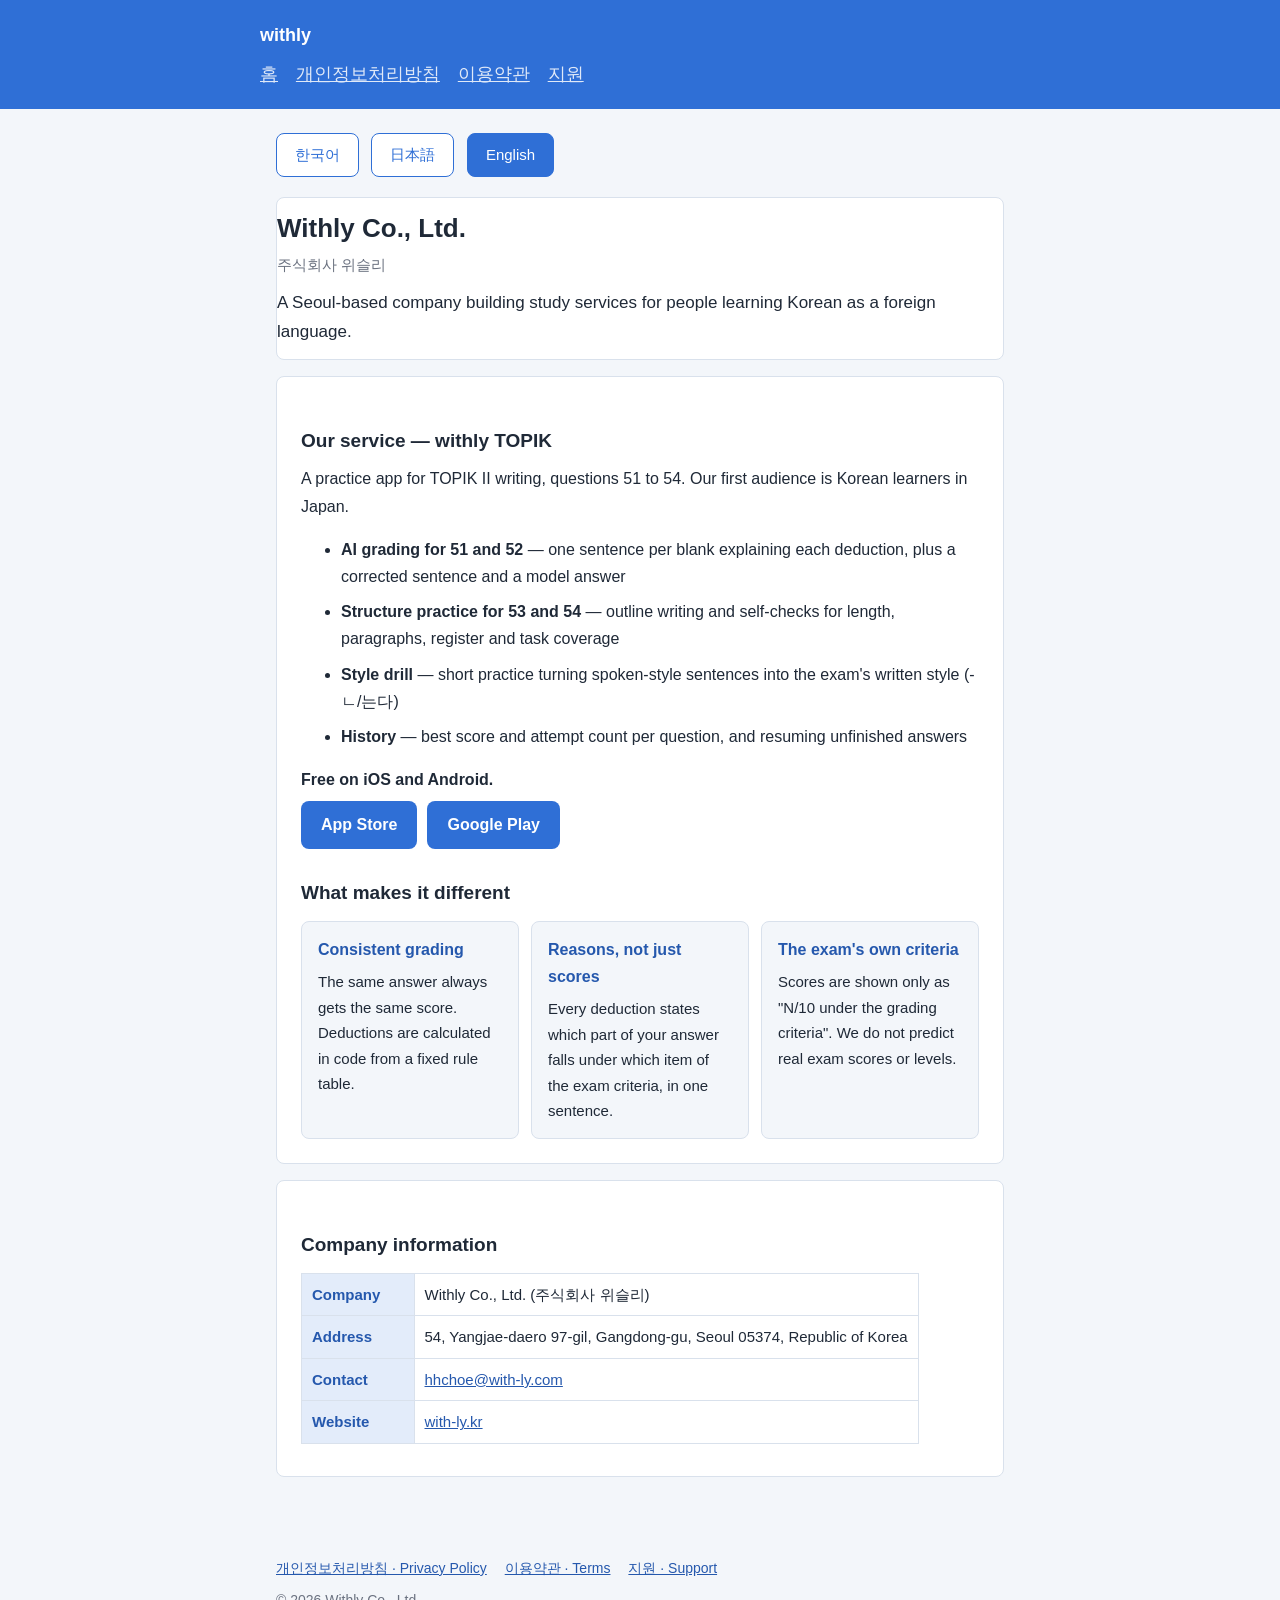
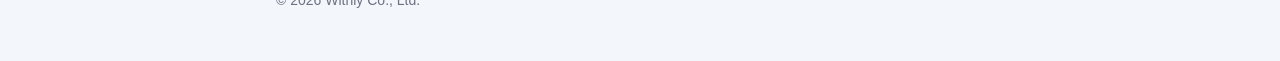
<file: index.html>
<!DOCTYPE html>
<html lang="ko">
<head>
<meta charset="utf-8">
<meta name="viewport" content="width=device-width, initial-scale=1">
<title>주식회사 위슬리 — Withly Co., Ltd.</title>
<meta name="description" content="주식회사 위슬리는 외국인 한국어 학습자를 위한 학습 서비스를 만드는 서울의 회사입니다. TOPIK II 쓰기 연습 앱 withly TOPIK을 준비하고 있습니다.">
<meta property="og:title" content="주식회사 위슬리 — Withly Co., Ltd.">
<meta property="og:description" content="외국인 한국어 학습자를 위한 학습 서비스 — withly TOPIK (TOPIK II 쓰기 연습)">
<meta property="og:type" content="website">
<meta property="og:url" content="https://with-ly.kr/">
<link rel="icon" href="favicon.svg" type="image/svg+xml">
<link rel="stylesheet" href="style.css">
</head>
<body>
<header><div class="wrap">
  <a href="./">withly</a>
  <nav>
    <a href="./">홈</a>
    <a href="privacy.html">개인정보처리방침</a>
    <a href="terms.html">이용약관</a>
    <a href="support.html">지원</a>
  </nav>
</div></header>
<main>
<div class="langs">
  <button type="button" data-lang="ko" aria-selected="true">한국어</button>
  <button type="button" data-lang="ja" aria-selected="false">日本語</button>
  <button type="button" data-lang="en" aria-selected="false">English</button>
</div>

<!-- ───────────────────────── 한국어 (정본) ───────────────────────── -->
<section data-lang="ko" lang="ko">
<div class="card hero">
  <h1>주식회사 위슬리</h1>
  <p class="en-name">Withly Co., Ltd.</p>
  <p class="lead">외국인 한국어 학습자를 위한 학습 서비스를 만드는 서울의 회사입니다.</p>
</div>

<div class="card">
  <h2>서비스 — withly TOPIK</h2>
  <p>TOPIK II 쓰기 51~54번을 연습하는 앱입니다. 첫 대상은 일본의 한국어 학습자입니다.</p>
  <ul>
    <li><strong>51·52번 AI 채점</strong> — 빈칸마다 감점 근거를 한 문장으로 알려 주고, 고친 문장과 모범답안을 함께 보여 줍니다</li>
    <li><strong>53·54번 구조 연습</strong> — 개요 쓰기와 분량·문단·문체·과제 반영 자가점검</li>
    <li><strong>문체 드릴</strong> — 구어체 문장을 시험 문어체(-ㄴ/는다체)로 바꾸는 짧은 연습</li>
    <li><strong>학습 기록</strong> — 문항별 최고 점수와 시도 횟수, 쓰던 답안 이어 쓰기</li>
  </ul>
  <p><strong>iOS·Android에서 무료로 받을 수 있습니다.</strong></p>
  <p class="stores"><a class="store-btn" href="https://apps.apple.com/app/apple-store/id6833775457?pt=129787812&amp;ct=homepage&amp;mt=8">App Store</a> <a class="store-btn" href="https://play.google.com/store/apps/details?id=kr.withly.topik&amp;referrer=utm_source%3Dhomepage%26utm_medium%3Dweb%26utm_campaign%3Dhomepage">Google Play</a></p>

  <h2>특징</h2>
  <div class="features">
    <div class="feature">
      <h3>채점 일관성</h3>
      <p>같은 답안에는 언제나 같은 점수가 나옵니다. 감점은 미리 정한 규칙표대로 코드가 계산합니다.</p>
    </div>
    <div class="feature">
      <h3>근거 제시</h3>
      <p>감점마다 답안의 어느 부분이 시험 기준의 어느 항목에 걸리는지 한 문장으로 밝힙니다.</p>
    </div>
    <div class="feature">
      <h3>시험 기준 그대로</h3>
      <p>점수는 "평가 기준 적용 시 N/10"으로만 보여 줍니다. 실제 시험 점수나 등급을 예측하지 않습니다.</p>
    </div>
  </div>
</div>

<div class="card">
  <h2>회사 정보</h2>
  <table class="info">
    <tr><th>법인명</th><td>주식회사 위슬리 (Withly Co., Ltd.)</td></tr>
    <tr><th>주소</th><td>서울특별시 강동구 양재대로97길 54 (05374)</td></tr>
    <tr><th>문의</th><td><a href="mailto:hhchoe@with-ly.com">hhchoe@with-ly.com</a></td></tr>
    <tr><th>웹사이트</th><td><a href="https://with-ly.kr/">with-ly.kr</a></td></tr>
  </table>
</div>
</section>

<!-- ───────────────────────── 日本語 ───────────────────────── -->
<section data-lang="ja" lang="ja" hidden>
<div class="card hero">
  <h1>株式会社ウィズリー</h1>
  <p class="en-name">Withly Co., Ltd.</p>
  <p class="lead">外国人の韓国語学習者のための学習サービスをつくる、ソウルの会社です。</p>
</div>

<div class="card">
  <h2>サービス — withly TOPIK</h2>
  <p>TOPIK II 作文 51〜54番を練習するアプリです。最初の対象は日本の韓国語学習者です。</p>
  <ul>
    <li><strong>51・52番のAI採点</strong> — 空欄ごとに減点の理由を一文で示し、添削文と模範解答を並べて見せます</li>
    <li><strong>53・54番の構成練習</strong> — アウトラインづくりと、字数・段落・文体・課題反映の自己点検</li>
    <li><strong>文体ドリル</strong> — 話し言葉の文を試験の書き言葉(-ㄴ/는다体)に直す短い練習</li>
    <li><strong>学習記録</strong> — 問題ごとの最高点と挑戦回数、書きかけの答案の続き</li>
  </ul>
  <p><strong>iOS・Androidで無料配信中です。</strong></p>
  <p class="stores"><a class="store-btn" href="https://apps.apple.com/app/apple-store/id6833775457?pt=129787812&amp;ct=homepage&amp;mt=8">App Store</a> <a class="store-btn" href="https://play.google.com/store/apps/details?id=kr.withly.topik&amp;referrer=utm_source%3Dhomepage%26utm_medium%3Dweb%26utm_campaign%3Dhomepage">Google Play</a></p>

  <h2>特長</h2>
  <div class="features">
    <div class="feature">
      <h3>採点の一貫性</h3>
      <p>同じ答案にはいつも同じ点数がつきます。減点はあらかじめ決めた基準表どおりにプログラムが計算します。</p>
    </div>
    <div class="feature">
      <h3>根拠の提示</h3>
      <p>減点のたびに、答案のどの部分が試験基準のどの項目にあたるのかを一文で示します。</p>
    </div>
    <div class="feature">
      <h3>試験基準そのまま</h3>
      <p>点数は「評価基準適用時 N/10」の形でのみ表示します。実際の試験の点数や級を予測しません。</p>
    </div>
  </div>
</div>

<div class="card">
  <h2>会社情報</h2>
  <table class="info">
    <tr><th>法人名</th><td>株式会社ウィズリー (Withly Co., Ltd.)</td></tr>
    <tr><th>所在地</th><td>大韓民国 ソウル特別市 江東区 — 54, Yangjae-daero 97-gil, Gangdong-gu, Seoul 05374</td></tr>
    <tr><th>お問い合わせ</th><td><a href="mailto:hhchoe@with-ly.com">hhchoe@with-ly.com</a></td></tr>
    <tr><th>ウェブサイト</th><td><a href="https://with-ly.kr/">with-ly.kr</a></td></tr>
  </table>
</div>
</section>

<!-- ───────────────────────── English ───────────────────────── -->
<section data-lang="en" lang="en" hidden>
<div class="card hero">
  <h1>Withly Co., Ltd.</h1>
  <p class="en-name">주식회사 위슬리</p>
  <p class="lead">A Seoul-based company building study services for people learning Korean as a foreign language.</p>
</div>

<div class="card">
  <h2>Our service — withly TOPIK</h2>
  <p>A practice app for TOPIK II writing, questions 51 to 54. Our first audience is Korean learners in Japan.</p>
  <ul>
    <li><strong>AI grading for 51 and 52</strong> — one sentence per blank explaining each deduction, plus a corrected sentence and a model answer</li>
    <li><strong>Structure practice for 53 and 54</strong> — outline writing and self-checks for length, paragraphs, register and task coverage</li>
    <li><strong>Style drill</strong> — short practice turning spoken-style sentences into the exam's written style (-ㄴ/는다)</li>
    <li><strong>History</strong> — best score and attempt count per question, and resuming unfinished answers</li>
  </ul>
  <p><strong>Free on iOS and Android.</strong></p>
  <p class="stores"><a class="store-btn" href="https://apps.apple.com/app/apple-store/id6833775457?pt=129787812&amp;ct=homepage&amp;mt=8">App Store</a> <a class="store-btn" href="https://play.google.com/store/apps/details?id=kr.withly.topik&amp;referrer=utm_source%3Dhomepage%26utm_medium%3Dweb%26utm_campaign%3Dhomepage">Google Play</a></p>

  <h2>What makes it different</h2>
  <div class="features">
    <div class="feature">
      <h3>Consistent grading</h3>
      <p>The same answer always gets the same score. Deductions are calculated in code from a fixed rule table.</p>
    </div>
    <div class="feature">
      <h3>Reasons, not just scores</h3>
      <p>Every deduction states which part of your answer falls under which item of the exam criteria, in one sentence.</p>
    </div>
    <div class="feature">
      <h3>The exam's own criteria</h3>
      <p>Scores are shown only as "N/10 under the grading criteria". We do not predict real exam scores or levels.</p>
    </div>
  </div>
</div>

<div class="card">
  <h2>Company information</h2>
  <table class="info">
    <tr><th>Company</th><td>Withly Co., Ltd. (주식회사 위슬리)</td></tr>
    <tr><th>Address</th><td>54, Yangjae-daero 97-gil, Gangdong-gu, Seoul 05374, Republic of Korea</td></tr>
    <tr><th>Contact</th><td><a href="mailto:hhchoe@with-ly.com">hhchoe@with-ly.com</a></td></tr>
    <tr><th>Website</th><td><a href="https://with-ly.kr/">with-ly.kr</a></td></tr>
  </table>
</div>
</section>

<noscript><p>언어 전환에는 자바스크립트가 필요합니다. 위 세 언어가 모두 표시됩니다.</p></noscript>
</main>
<footer>
  <nav>
    <a href="privacy.html">개인정보처리방침 · Privacy Policy</a>
    <a href="terms.html">이용약관 · Terms</a>
    <a href="support.html">지원 · Support</a>
  </nav>
  <p>© 2026 Withly Co., Ltd.</p>
</footer>
<script src="lang.js"></script>
</body>
</html>
</file>
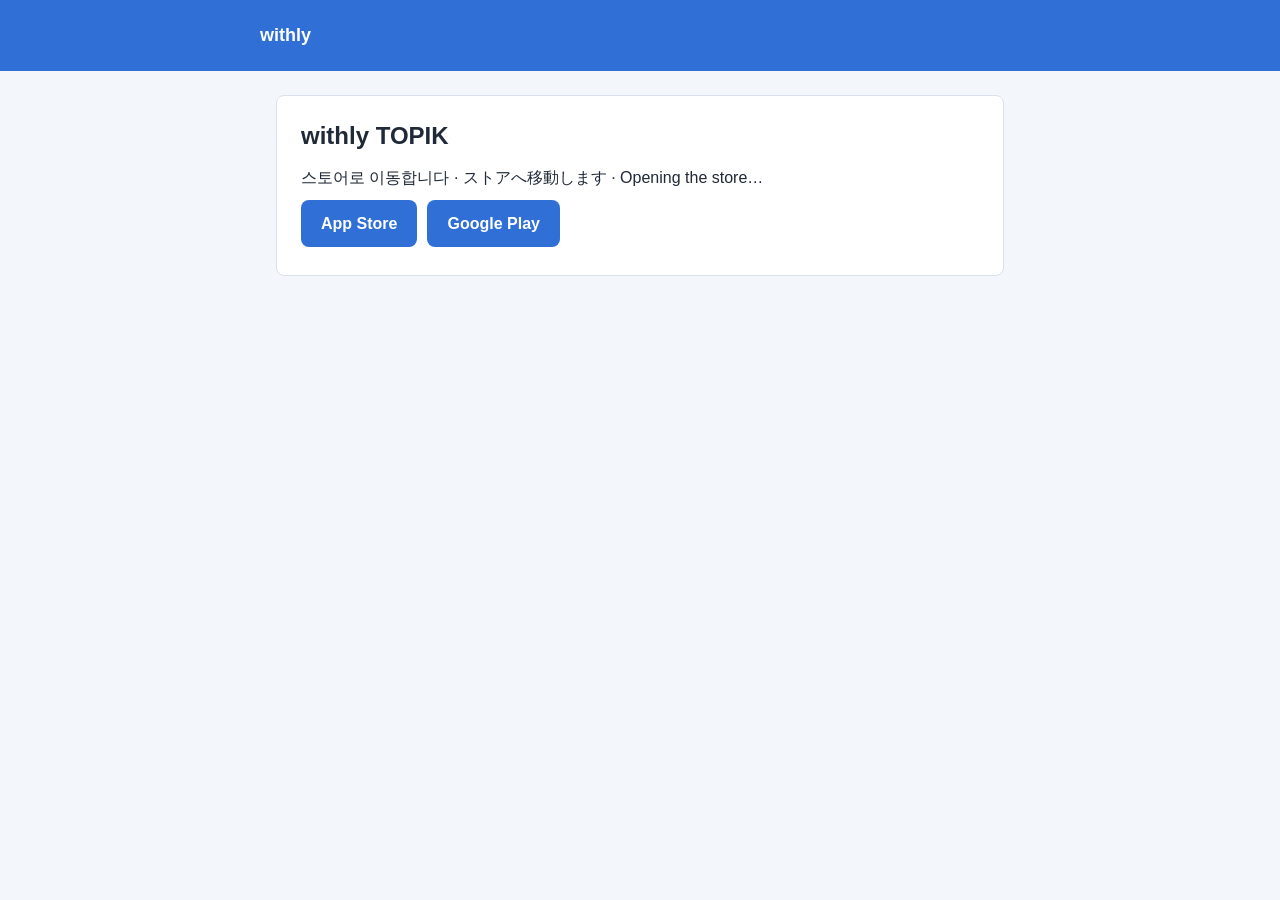
<file: app.html>
<!DOCTYPE html>
<html lang="ko">
<head>
<meta charset="utf-8">
<meta name="viewport" content="width=device-width, initial-scale=1">
<meta name="robots" content="noindex">
<title>withly TOPIK — 앱 받기 · Download</title>
<meta property="og:title" content="withly TOPIK">
<meta property="og:description" content="TOPIK 공개 기출 · 쓰기 AI 첨삭 / TOPIK past exams + AI writing feedback">
<link rel="icon" href="favicon.svg" type="image/svg+xml">
<link rel="stylesheet" href="style.css">
</head>
<body>
<header><div class="wrap"><a href="./">withly</a></div></header>
<main>
<div class="card">
  <h1>withly TOPIK</h1>
  <p>스토어로 이동합니다 · ストアへ移動します · Opening the store…</p>
  <p class="stores">
    <a class="store-btn" id="ios" href="https://apps.apple.com/app/apple-store/id6833775457?pt=129787812&amp;ct=app-noscript&amp;mt=8">App Store</a>
    <a class="store-btn" id="android" href="https://play.google.com/store/apps/details?id=kr.withly.topik&amp;referrer=utm_source%3Dapp-noscript%26utm_medium%3Dlink%26utm_campaign%3Dapp-noscript">Google Play</a>
  </p>
</div>
</main>
<script>
// 채널별 측정 링크: with-ly.kr/app?c=<채널> → 기기에 맞는 스토어로, c 값을 애플 ct · 플레이 utm 으로 넘긴다.
// 채널 목록은 앱 저장소 docs/마케팅/측정_링크.md
(function () {
  var c = '';
  try { c = new URLSearchParams(location.search).get('c') || ''; } catch (e) {}
  c = c.toLowerCase().replace(/[^a-z0-9_-]/g, '').slice(0, 30) || 'direct';
  var ios = 'https://apps.apple.com/app/apple-store/id6833775457?pt=129787812&ct=' + c + '&mt=8';
  var android = 'https://play.google.com/store/apps/details?id=kr.withly.topik&referrer=' +
    encodeURIComponent('utm_source=' + c + '&utm_medium=link&utm_campaign=' + c);
  document.getElementById('ios').href = ios;
  document.getElementById('android').href = android;
  var ua = navigator.userAgent || '';
  var isIOS = /iPhone|iPad|iPod/.test(ua) || (/Macintosh/.test(ua) && navigator.maxTouchPoints > 1);
  var isAndroid = /Android/.test(ua);
  if (isIOS) location.replace(ios);
  else if (isAndroid) location.replace(android);
})();
</script>
</body>
</html>
</file>
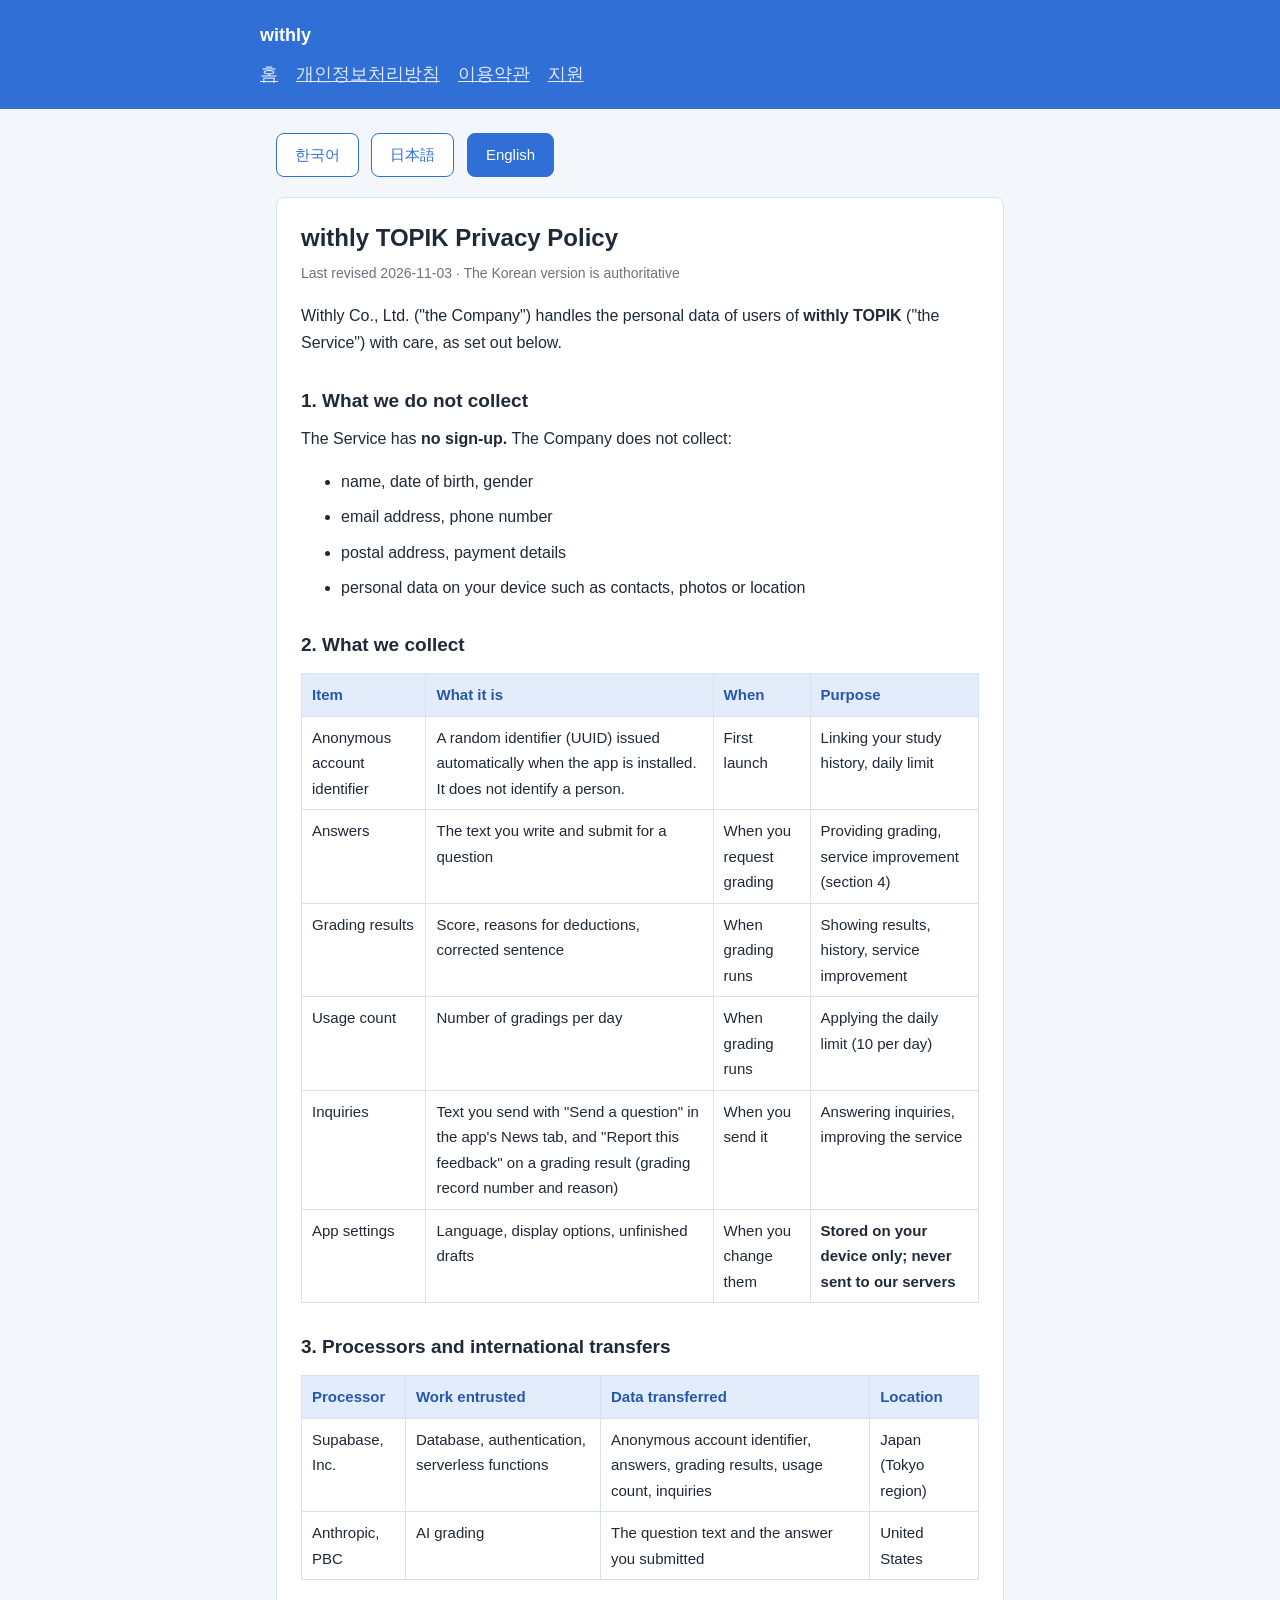
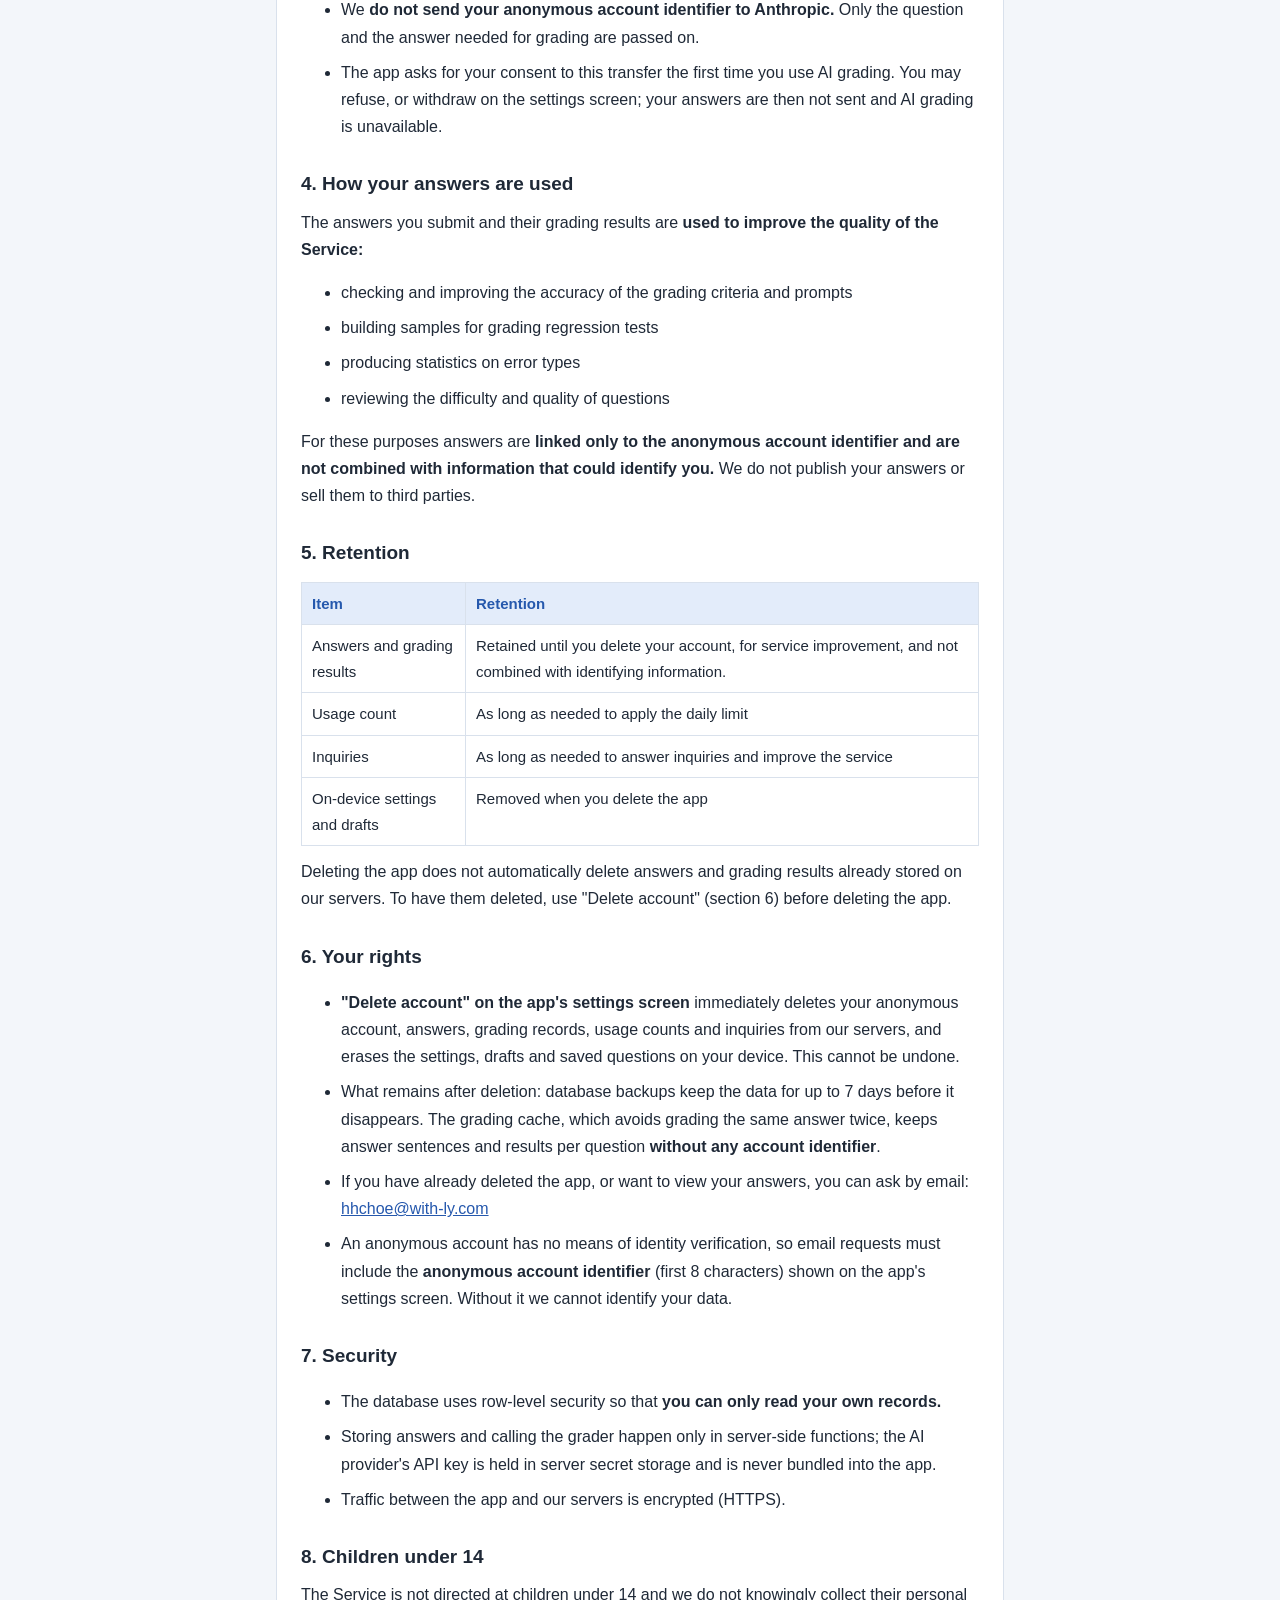
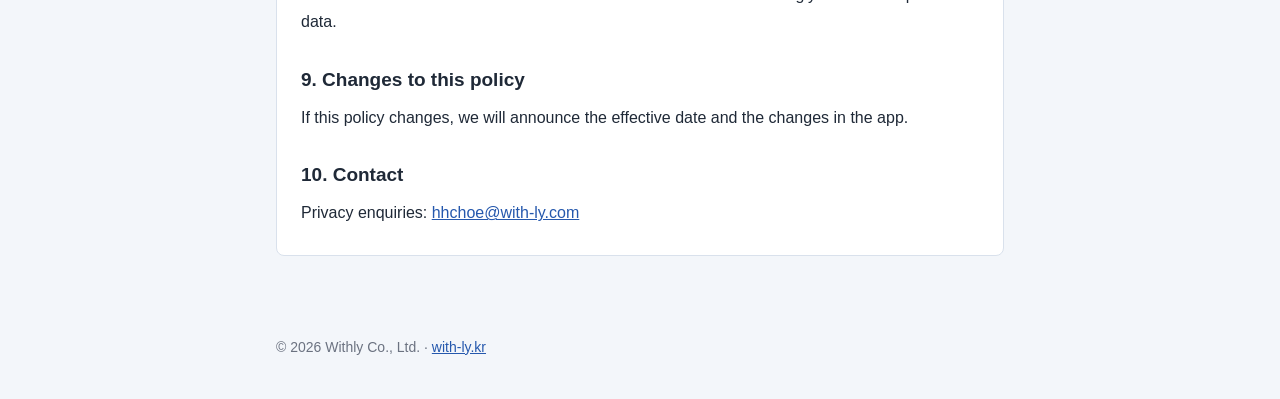
<file: privacy.html>
<!DOCTYPE html>
<html lang="ko">
<head>
<meta charset="utf-8">
<meta name="viewport" content="width=device-width, initial-scale=1">
<title>개인정보처리방침 — 주식회사 위슬리</title>
<meta name="description" content="withly TOPIK 개인정보처리방침 — 수집 항목, 처리 위탁, 답안 활용, 이용자 권리.">
<meta property="og:title" content="개인정보처리방침 — 주식회사 위슬리">
<link rel="icon" href="favicon.svg" type="image/svg+xml">
<link rel="stylesheet" href="style.css">
</head>
<body>
<header><div class="wrap">
  <a href="./">withly</a>
  <nav>
    <a href="./">홈</a>
    <a href="privacy.html">개인정보처리방침</a>
    <a href="terms.html">이용약관</a>
    <a href="support.html">지원</a>
  </nav>
</div></header>
<main>
<div class="langs">
  <button type="button" data-lang="ko" aria-selected="true">한국어</button>
  <button type="button" data-lang="ja" aria-selected="false">日本語</button>
  <button type="button" data-lang="en" aria-selected="false">English</button>
</div>

<!-- ───────────────────────── 한국어 (정본) ───────────────────────── -->
<section data-lang="ko" lang="ko"><div class="card">
<h1>withly TOPIK 개인정보처리방침</h1>
<p class="revised">최종 개정 2026-11-03</p>

<p>주식회사 위슬리(이하 "회사")는 <strong>withly TOPIK</strong>(이하 "서비스") 이용자의 개인정보를 소중히 다루며, 다음과 같이 처리합니다.</p>

<h2>1. 회사가 수집하지 않는 것</h2>
<p>서비스는 <strong>회원가입이 없습니다.</strong> 회사는 다음을 수집하지 않습니다.</p>
<ul>
  <li>이름, 생년월일, 성별</li>
  <li>이메일 주소, 전화번호</li>
  <li>주소, 결제 정보</li>
  <li>연락처·사진·위치 등 기기의 개인 데이터</li>
</ul>

<h2>2. 수집하는 정보</h2>
<table>
<tr><th>항목</th><th>내용</th><th>수집 시점</th><th>목적</th></tr>
<tr><td>익명 계정 식별자</td><td>앱 설치 시 자동 발급되는 임의의 식별자(UUID). 개인을 특정하지 않습니다.</td><td>앱 최초 실행</td><td>학습 기록 연결, 일일 한도 관리</td></tr>
<tr><td>학습 답안</td><td>이용자가 문항에 작성해 제출한 글</td><td>채점 요청 시</td><td>채점 제공, 서비스 개선(4항)</td></tr>
<tr><td>채점 결과</td><td>점수·감점 근거·교정문</td><td>채점 시</td><td>결과 표시, 기록 조회, 서비스 개선</td></tr>
<tr><td>이용 횟수</td><td>날짜별 채점 횟수</td><td>채점 시</td><td>일일 한도(하루 10회) 적용</td></tr>
<tr><td>문의 글</td><td>앱 소식 탭의 "질문 보내기"로 이용자가 보낸 글, 채점 결과의 "첨삭 신고"(채점 기록 번호와 사유)</td><td>보낼 때</td><td>문의 답변, 서비스 개선</td></tr>
<tr><td>앱 설정</td><td>언어, 표기 옵션, 작성 중인 초안</td><td>설정·작성 시</td><td><strong>기기 안에만 저장하며 서버로 보내지 않습니다</strong></td></tr>
</table>

<h2>3. 처리 위탁과 국외 이전</h2>
<table>
<tr><th>수탁자</th><th>위탁 업무</th><th>이전되는 정보</th><th>보관 위치</th></tr>
<tr><td>Supabase, Inc.</td><td>데이터베이스·인증·서버리스 함수 운영</td><td>익명 계정 식별자, 답안, 채점 결과, 이용 횟수, 문의 글</td><td>일본(도쿄 리전)</td></tr>
<tr><td>Anthropic, PBC</td><td>AI 채점 처리</td><td>문항 지문과 이용자가 제출한 답안</td><td>미국</td></tr>
</table>
<ul>
  <li>Anthropic에는 <strong>익명 계정 식별자를 보내지 않습니다.</strong> 채점에 필요한 문항과 답안만 전달합니다.</li>
  <li>AI 채점을 처음 쓸 때 앱에서 이 전송에 대한 동의를 받습니다. 거부하거나 설정 화면에서 철회할 수 있으며, 그러면 답안을 보내지 않고 AI 채점 기능을 이용할 수 없습니다.</li>
</ul>

<h2>4. 학습 답안의 활용</h2>
<p>이용자가 제출한 답안과 채점 결과는 <strong>서비스 품질 개선에 활용됩니다.</strong></p>
<ul>
  <li>채점 기준·프롬프트의 정확도 점검과 개선</li>
  <li>채점 회귀 테스트용 표본 구성</li>
  <li>오류 유형 통계 산출</li>
  <li>문항 난이도·품질 검토</li>
</ul>
<p>활용 시 답안은 <strong>익명 계정 식별자하고만 연결되며, 개인을 식별할 수 있는 정보와 결합하지 않습니다.</strong> 회사는 답안을 외부에 공개하거나 제3자에게 판매하지 않습니다.</p>

<h2>5. 보유 기간</h2>
<table>
<tr><th>항목</th><th>보유 기간</th></tr>
<tr><td>학습 답안·채점 결과</td><td>계정을 삭제할 때까지 서비스 개선 목적으로 보유하며, 개인 식별 정보와 결합하지 않습니다.</td></tr>
<tr><td>이용 횟수</td><td>한도 관리 목적상 필요한 기간</td></tr>
<tr><td>문의 글</td><td>문의 답변과 서비스 개선에 필요한 기간</td></tr>
<tr><td>기기 내 설정·초안</td><td>앱 삭제 시 함께 사라집니다</td></tr>
</table>
<p>앱을 삭제해도 이미 서버에 저장된 답안과 채점 결과는 자동으로 삭제되지 않습니다. 삭제를 원하면 앱을 지우기 전에 6항의 "계정 삭제"를 이용해 주십시오.</p>

<h2>6. 이용자의 권리</h2>
<ul>
  <li>앱의 <strong>설정 화면 "계정 삭제"</strong>를 누르면 익명 계정, 답안, 채점 기록, 이용 횟수, 문의 글이 서버에서 바로 삭제되고, 기기의 설정·초안·저장한 문제도 지워집니다. 되돌릴 수 없습니다.</li>
  <li>삭제 뒤에도 남는 것: 데이터베이스 백업에는 최대 7일 남았다가 사라집니다. 같은 답안을 다시 채점하지 않으려고 두는 채점 캐시에는 <strong>계정 식별자 없이</strong> 문항별 답안 문장과 채점 결과가 남습니다.</li>
  <li>앱을 이미 지웠거나 답안 열람을 원하면 메일로 요청할 수 있습니다. 접수처: <a href="mailto:hhchoe@with-ly.com">hhchoe@with-ly.com</a></li>
  <li>익명 계정에는 본인 확인 수단이 없으므로, 메일로 요청할 때는 앱 설정 화면에 표시되는 <strong>익명 계정 식별자</strong>(앞 8자)를 함께 알려 주셔야 합니다. 식별자를 모르면 대상을 특정할 수 없습니다.</li>
</ul>

<h2>7. 안전 조치</h2>
<ul>
  <li>데이터베이스는 행 수준 보안(RLS)을 적용해 <strong>이용자가 자신의 기록만 조회</strong>할 수 있게 합니다.</li>
  <li>답안 저장과 채점 호출은 서버 측 함수에서만 수행하며, AI 사업자 인증 키는 서버 비밀 저장소에 두고 앱에 포함하지 않습니다.</li>
  <li>앱과 서버 사이의 통신은 암호화(HTTPS)합니다.</li>
</ul>

<h2>8. 만 14세 미만 아동</h2>
<p>서비스는 만 14세 미만 아동을 대상으로 하지 않으며, 아동의 개인정보를 의도적으로 수집하지 않습니다.</p>

<h2>9. 방침의 변경</h2>
<p>이 방침이 변경되면 시행일과 변경 내용을 앱 안에서 알립니다.</p>

<h2>10. 문의</h2>
<p>개인정보 관련 문의: <a href="mailto:hhchoe@with-ly.com">hhchoe@with-ly.com</a></p>
</div></section>

<!-- ───────────────────────── 日本語 (訳・校正前) ───────────────────────── -->
<section data-lang="ja" lang="ja" hidden><div class="card">
<h1>withly TOPIK プライバシーポリシー</h1>
<p class="revised">最終改定 2026-11-03 · 韓国語版が正本です</p>

<p>株式会社ウィズリー(以下「当社」)は、<strong>withly TOPIK</strong>(以下「本サービス」)をご利用の方の個人情報を大切に扱い、次のとおり取り扱います。</p>

<h2>1. 当社が取得しないもの</h2>
<p>本サービスに<strong>会員登録はありません。</strong>当社は次の情報を取得しません。</p>
<ul>
  <li>氏名、生年月日、性別</li>
  <li>メールアドレス、電話番号</li>
  <li>住所、決済情報</li>
  <li>連絡先・写真・位置情報など端末内の個人データ</li>
</ul>

<h2>2. 取得する情報</h2>
<table>
<tr><th>項目</th><th>内容</th><th>取得時点</th><th>目的</th></tr>
<tr><td>匿名アカウント識別子</td><td>アプリのインストール時に自動発行されるランダムな識別子(UUID)。個人を特定しません。</td><td>アプリ初回起動時</td><td>学習記録の紐づけ、1日の上限管理</td></tr>
<tr><td>学習答案</td><td>利用者が問題に対して書いて提出した文章</td><td>採点リクエスト時</td><td>採点の提供、サービス改善(第4項)</td></tr>
<tr><td>採点結果</td><td>点数・減点理由・添削文</td><td>採点時</td><td>結果の表示、記録の閲覧、サービス改善</td></tr>
<tr><td>利用回数</td><td>日付ごとの採点回数</td><td>採点時</td><td>1日の上限(1日10回)の適用</td></tr>
<tr><td>お問い合わせ文</td><td>アプリのお知らせタブ「質問を送る」から利用者が送った文章、採点結果の「添削を報告」(採点記録の番号と理由)</td><td>送信時</td><td>お問い合わせへの回答、サービス改善</td></tr>
<tr><td>アプリ設定</td><td>言語、表示オプション、書きかけの下書き</td><td>設定・作成時</td><td><strong>端末内にのみ保存し、サーバーへ送信しません</strong></td></tr>
</table>

<h2>3. 業務委託と国外移転</h2>
<table>
<tr><th>委託先</th><th>委託業務</th><th>移転される情報</th><th>保管場所</th></tr>
<tr><td>Supabase, Inc.</td><td>データベース・認証・サーバーレス関数の運用</td><td>匿名アカウント識別子、答案、採点結果、利用回数、お問い合わせ文</td><td>日本(東京リージョン)</td></tr>
<tr><td>Anthropic, PBC</td><td>AI採点の処理</td><td>問題文と利用者が提出した答案</td><td>米国</td></tr>
</table>
<ul>
  <li>Anthropicへは<strong>匿名アカウント識別子を送信しません。</strong>採点に必要な問題文と答案のみを渡します。</li>
  <li>AI採点を初めて使うときに、アプリでこの送信への同意を確認します。拒否することも、設定画面で撤回することもでき、その場合は答案を送信せず、AI採点機能は利用できません。</li>
</ul>

<h2>4. 学習答案の利用</h2>
<p>ご提出いただいた答案と採点結果は、<strong>サービス品質の改善に利用します。</strong></p>
<ul>
  <li>採点基準・プロンプトの精度点検と改善</li>
  <li>採点リグレッションテスト用サンプルの構成</li>
  <li>誤りの種類の統計の作成</li>
  <li>問題の難易度・品質の検討</li>
</ul>
<p>利用に際して答案は<strong>匿名アカウント識別子とのみ紐づき、個人を特定できる情報と結合しません。</strong>当社は答案を外部に公開したり第三者に販売したりしません。</p>

<h2>5. 保有期間</h2>
<table>
<tr><th>項目</th><th>保有期間</th></tr>
<tr><td>学習答案・採点結果</td><td>アカウントを削除するまでサービス改善の目的で保有し、個人を特定できる情報と結合しません。</td></tr>
<tr><td>利用回数</td><td>上限管理の目的上必要な期間</td></tr>
<tr><td>お問い合わせ文</td><td>お問い合わせへの回答とサービス改善に必要な期間</td></tr>
<tr><td>端末内の設定・下書き</td><td>アプリの削除とともに消えます</td></tr>
</table>
<p>アプリを削除しても、すでにサーバーに保存された答案と採点結果は自動的には削除されません。削除をご希望の場合は、アプリを削除する前に第6項の「アカウントを削除」をご利用ください。</p>

<h2>6. 利用者の権利</h2>
<ul>
  <li>アプリの<strong>設定画面「アカウントを削除」</strong>を押すと、匿名アカウント、答案、採点記録、利用回数、お問い合わせ文がサーバーからすぐに削除され、端末の設定・下書き・保存した問題も消えます。元に戻せません。</li>
  <li>削除後も残るもの: データベースのバックアップには最大7日間残り、その後消えます。同じ答案を再度採点しないための採点キャッシュには、<strong>アカウント識別子なしで</strong>問題ごとの答案の文章と採点結果が残ります。</li>
  <li>すでにアプリを削除した場合や答案の閲覧をご希望の場合は、メールでご請求いただけます。受付窓口: <a href="mailto:hhchoe@with-ly.com">hhchoe@with-ly.com</a></li>
  <li>匿名アカウントには本人確認の手段がないため、メールでご請求の際は、アプリの設定画面に表示される<strong>匿名アカウント識別子</strong>(先頭8文字)を併せてお知らせください。識別子が不明な場合は対象を特定できません。</li>
</ul>

<h2>7. 安全管理措置</h2>
<ul>
  <li>データベースは行レベルセキュリティ(RLS)を適用し、<strong>利用者がご自身の記録のみを閲覧</strong>できるようにしています。</li>
  <li>答案の保存と採点の呼び出しはサーバー側の関数でのみ行い、AI事業者の認証キーはサーバーの秘密情報領域に置き、アプリには含めません。</li>
  <li>アプリとサーバー間の通信は暗号化(HTTPS)しています。</li>
</ul>

<h2>8. 14歳未満のお子さま</h2>
<p>本サービスは14歳未満のお子さまを対象としておらず、お子さまの個人情報を意図的に取得しません。</p>

<h2>9. 本方針の変更</h2>
<p>本方針を変更する場合は、施行日と変更内容をアプリ内でお知らせします。</p>

<h2>10. お問い合わせ</h2>
<p>個人情報に関するお問い合わせ: <a href="mailto:hhchoe@with-ly.com">hhchoe@with-ly.com</a></p>
</div></section>

<!-- ───────────────────────── English (translation) ───────────────────────── -->
<section data-lang="en" lang="en" hidden><div class="card">
<h1>withly TOPIK Privacy Policy</h1>
<p class="revised">Last revised 2026-11-03 · The Korean version is authoritative</p>

<p>Withly Co., Ltd. ("the Company") handles the personal data of users of <strong>withly TOPIK</strong> ("the Service") with care, as set out below.</p>

<h2>1. What we do not collect</h2>
<p>The Service has <strong>no sign-up.</strong> The Company does not collect:</p>
<ul>
  <li>name, date of birth, gender</li>
  <li>email address, phone number</li>
  <li>postal address, payment details</li>
  <li>personal data on your device such as contacts, photos or location</li>
</ul>

<h2>2. What we collect</h2>
<table>
<tr><th>Item</th><th>What it is</th><th>When</th><th>Purpose</th></tr>
<tr><td>Anonymous account identifier</td><td>A random identifier (UUID) issued automatically when the app is installed. It does not identify a person.</td><td>First launch</td><td>Linking your study history, daily limit</td></tr>
<tr><td>Answers</td><td>The text you write and submit for a question</td><td>When you request grading</td><td>Providing grading, service improvement (section 4)</td></tr>
<tr><td>Grading results</td><td>Score, reasons for deductions, corrected sentence</td><td>When grading runs</td><td>Showing results, history, service improvement</td></tr>
<tr><td>Usage count</td><td>Number of gradings per day</td><td>When grading runs</td><td>Applying the daily limit (10 per day)</td></tr>
<tr><td>Inquiries</td><td>Text you send with "Send a question" in the app's News tab, and "Report this feedback" on a grading result (grading record number and reason)</td><td>When you send it</td><td>Answering inquiries, improving the service</td></tr>
<tr><td>App settings</td><td>Language, display options, unfinished drafts</td><td>When you change them</td><td><strong>Stored on your device only; never sent to our servers</strong></td></tr>
</table>

<h2>3. Processors and international transfers</h2>
<table>
<tr><th>Processor</th><th>Work entrusted</th><th>Data transferred</th><th>Location</th></tr>
<tr><td>Supabase, Inc.</td><td>Database, authentication, serverless functions</td><td>Anonymous account identifier, answers, grading results, usage count, inquiries</td><td>Japan (Tokyo region)</td></tr>
<tr><td>Anthropic, PBC</td><td>AI grading</td><td>The question text and the answer you submitted</td><td>United States</td></tr>
</table>
<ul>
  <li>We <strong>do not send your anonymous account identifier to Anthropic.</strong> Only the question and the answer needed for grading are passed on.</li>
  <li>The app asks for your consent to this transfer the first time you use AI grading. You may refuse, or withdraw on the settings screen; your answers are then not sent and AI grading is unavailable.</li>
</ul>

<h2>4. How your answers are used</h2>
<p>The answers you submit and their grading results are <strong>used to improve the quality of the Service:</strong></p>
<ul>
  <li>checking and improving the accuracy of the grading criteria and prompts</li>
  <li>building samples for grading regression tests</li>
  <li>producing statistics on error types</li>
  <li>reviewing the difficulty and quality of questions</li>
</ul>
<p>For these purposes answers are <strong>linked only to the anonymous account identifier and are not combined with information that could identify you.</strong> We do not publish your answers or sell them to third parties.</p>

<h2>5. Retention</h2>
<table>
<tr><th>Item</th><th>Retention</th></tr>
<tr><td>Answers and grading results</td><td>Retained until you delete your account, for service improvement, and not combined with identifying information.</td></tr>
<tr><td>Usage count</td><td>As long as needed to apply the daily limit</td></tr>
<tr><td>Inquiries</td><td>As long as needed to answer inquiries and improve the service</td></tr>
<tr><td>On-device settings and drafts</td><td>Removed when you delete the app</td></tr>
</table>
<p>Deleting the app does not automatically delete answers and grading results already stored on our servers. To have them deleted, use "Delete account" (section 6) before deleting the app.</p>

<h2>6. Your rights</h2>
<ul>
  <li><strong>"Delete account" on the app's settings screen</strong> immediately deletes your anonymous account, answers, grading records, usage counts and inquiries from our servers, and erases the settings, drafts and saved questions on your device. This cannot be undone.</li>
  <li>What remains after deletion: database backups keep the data for up to 7 days before it disappears. The grading cache, which avoids grading the same answer twice, keeps answer sentences and results per question <strong>without any account identifier</strong>.</li>
  <li>If you have already deleted the app, or want to view your answers, you can ask by email: <a href="mailto:hhchoe@with-ly.com">hhchoe@with-ly.com</a></li>
  <li>An anonymous account has no means of identity verification, so email requests must include the <strong>anonymous account identifier</strong> (first 8 characters) shown on the app's settings screen. Without it we cannot identify your data.</li>
</ul>

<h2>7. Security</h2>
<ul>
  <li>The database uses row-level security so that <strong>you can only read your own records.</strong></li>
  <li>Storing answers and calling the grader happen only in server-side functions; the AI provider's API key is held in server secret storage and is never bundled into the app.</li>
  <li>Traffic between the app and our servers is encrypted (HTTPS).</li>
</ul>

<h2>8. Children under 14</h2>
<p>The Service is not directed at children under 14 and we do not knowingly collect their personal data.</p>

<h2>9. Changes to this policy</h2>
<p>If this policy changes, we will announce the effective date and the changes in the app.</p>

<h2>10. Contact</h2>
<p>Privacy enquiries: <a href="mailto:hhchoe@with-ly.com">hhchoe@with-ly.com</a></p>
</div></section>

<noscript><p>언어 전환에는 자바스크립트가 필요합니다. 위 세 언어가 모두 표시됩니다.</p></noscript>
</main>
<footer>© 2026 Withly Co., Ltd. · <a href="./">with-ly.kr</a></footer>
<script src="lang.js"></script>
</body>
</html>
</file>
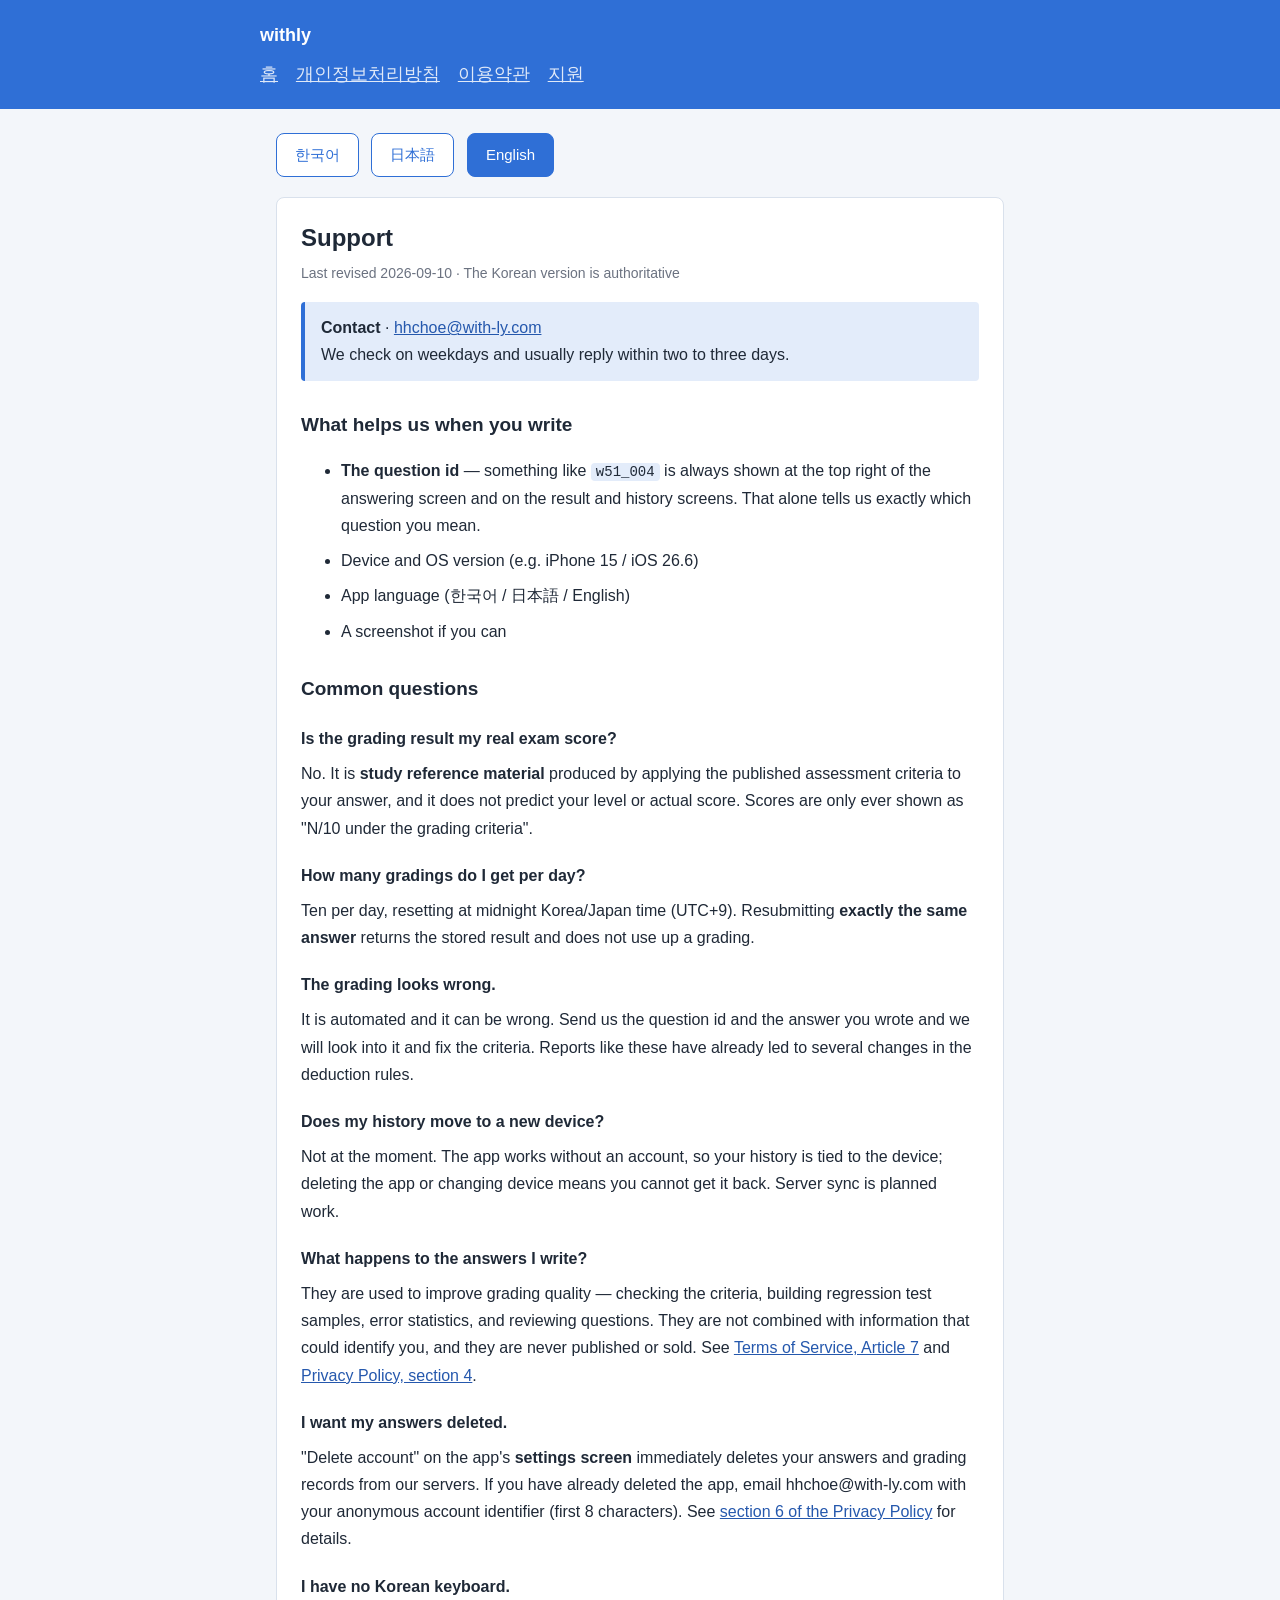
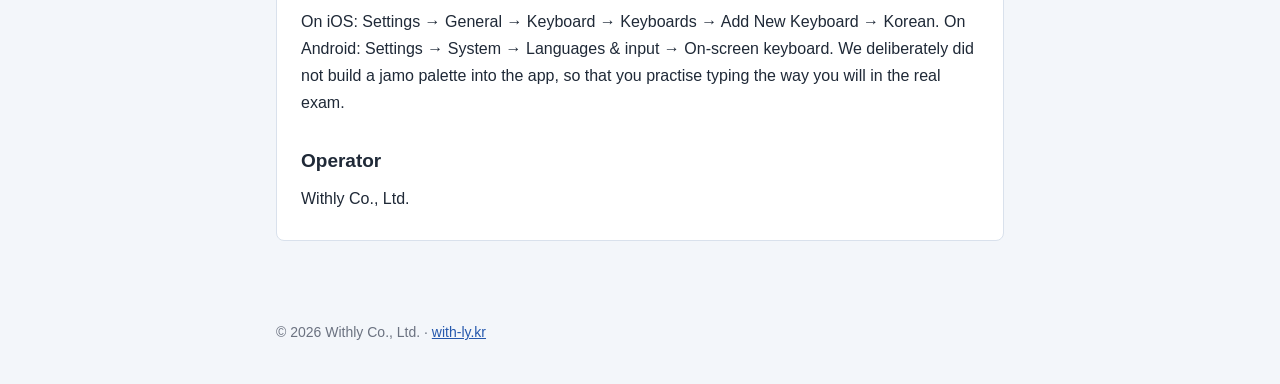
<file: support.html>
<!DOCTYPE html>
<html lang="ko">
<head>
<meta charset="utf-8">
<meta name="viewport" content="width=device-width, initial-scale=1">
<title>지원 — 주식회사 위슬리</title>
<meta name="description" content="withly TOPIK 지원 — 문의 방법과 자주 묻는 질문.">
<meta property="og:title" content="지원 — 주식회사 위슬리">
<link rel="icon" href="favicon.svg" type="image/svg+xml">
<link rel="stylesheet" href="style.css">
</head>
<body>
<header><div class="wrap">
  <a href="./">withly</a>
  <nav>
    <a href="./">홈</a>
    <a href="privacy.html">개인정보처리방침</a>
    <a href="terms.html">이용약관</a>
    <a href="support.html">지원</a>
  </nav>
</div></header>
<main>
<div class="langs">
  <button type="button" data-lang="ko" aria-selected="true">한국어</button>
  <button type="button" data-lang="ja" aria-selected="false">日本語</button>
  <button type="button" data-lang="en" aria-selected="false">English</button>
</div>

<!-- ───────────────────────── 한국어 (정본) ───────────────────────── -->
<section data-lang="ko" lang="ko"><div class="card">
<h1>지원</h1>
<p class="revised">최종 개정 2026-09-10</p>
<div class="notice"><strong>문의</strong> · <a href="mailto:hhchoe@with-ly.com">hhchoe@with-ly.com</a><br>
평일에 확인하며, 보통 2~3일 안에 답을 드립니다.</div>

<h2>문의하실 때 적어 주시면 좋은 것</h2>
<ul>
  <li><strong>문항 번호</strong> — 풀이 화면 오른쪽 위와 결과·기록 화면에 <code>w51_004</code> 같은 문항 id가 늘 보입니다. 이것만 알려 주셔도 어느 문제인지 바로 찾습니다.</li>
  <li>기기와 OS 버전 (예: iPhone 15 / iOS 26.6)</li>
  <li>앱 언어 설정 (한국어 / 日本語 / English)</li>
  <li>가능하면 화면 사진</li>
</ul>

<h2>자주 묻는 것</h2>

<h3>채점 결과가 실제 시험 점수인가요?</h3>
<p>아닙니다. 공개된 평가 기준을 답안에 적용한 <strong>학습용 참고 자료</strong>이며, 등급이나 실제 점수를 예측하지 않습니다. 점수는 "평가 기준 적용 시 N/10" 형식으로만 보여 드립니다.</p>

<h3>채점이 하루에 몇 번인가요?</h3>
<p>하루 10회입니다. 한국·일본 시간(UTC+9) 0시에 초기화됩니다. 이미 채점한 것과 <strong>똑같은 답안</strong>을 다시 내면 저장된 결과를 돌려주며 횟수를 쓰지 않습니다.</p>

<h3>채점이 이상합니다.</h3>
<p>자동 판정이라 틀릴 수 있습니다. 문항 id와 쓰신 답안을 함께 보내 주시면 확인해 채점 기준을 고칩니다. 실제로 이렇게 들어온 지적으로 감점 규칙을 여러 번 고쳤습니다.</p>

<h3>기기를 바꾸면 기록이 옮겨지나요?</h3>
<p>지금은 옮겨지지 않습니다. 계정 없이 쓰는 구조라 학습 기록이 기기에 묶여 있고, 앱을 지우거나 기기를 바꾸면 다시 볼 수 없습니다. 서버 동기화는 추후 과제입니다.</p>

<h3>제가 쓴 답안은 어떻게 쓰이나요?</h3>
<p>채점 품질을 개선하는 데 씁니다(채점 기준 점검, 회귀 테스트 표본, 오류 통계, 문항 검토). 개인을 식별할 수 있는 정보와 결합하지 않으며 외부에 공개하거나 팔지 않습니다. <a href="terms.html">이용약관 제7조</a>와 <a href="privacy.html">개인정보처리방침 4항</a>에 적어 두었습니다.</p>

<h3>제 답안을 지우고 싶습니다.</h3>
<p>앱 <strong>설정 화면</strong>의 "계정 삭제"를 누르면 서버의 답안과 채점 기록이 바로 지워집니다. 앱을 이미 지웠다면 hhchoe@with-ly.com으로 익명 계정 식별자(앞 8자)를 알려 주세요. <a href="privacy.html">개인정보처리방침 6항</a>에서 자세히 볼 수 있습니다.</p>

<h3>한글 키보드가 없습니다.</h3>
<p>iOS는 설정 → 일반 → 키보드 → 키보드 → 새로운 키보드 추가 → 한국어, Android는 설정 → 시스템 → 언어 및 입력 → 화면 키보드에서 추가합니다. 앱 안에 자모 팔레트는 두지 않았습니다 — 실제 시험처럼 키보드로 쓰는 연습이 되도록 하기 위해서입니다.</p>

<h2>운영</h2>
<p>주식회사 위슬리 (Withly Co., Ltd.)</p>
</div></section>

<!-- ───────────────────────── 日本語 (訳・校正前) ───────────────────────── -->
<section data-lang="ja" lang="ja" hidden><div class="card">
<h1>サポート</h1>
<p class="revised">最終改定 2026-09-10 · 韓国語版が正本です</p>
<div class="notice"><strong>お問い合わせ</strong> · <a href="mailto:hhchoe@with-ly.com">hhchoe@with-ly.com</a> — 平日に確認し、通常2〜3日以内にご返信します。</div>

<h2>お問い合わせの際に書いていただきたいこと</h2>
<ul>
  <li><strong>問題番号</strong> — 解答画面の右上と、結果・記録画面に <code>w51_004</code> のような問題IDが常に表示されています。これだけでどの問題かすぐに特定できます。</li>
  <li>端末とOSのバージョン(例: iPhone 15 / iOS 26.6)</li>
  <li>アプリの言語設定(한국어 / 日本語 / English)</li>
  <li>可能であれば画面の写真</li>
</ul>

<h2>よくあるご質問</h2>

<h3>採点結果は実際の試験の点数ですか。</h3>
<p>いいえ。公開された評価基準を答案に適用した<strong>学習用の参考資料</strong>で、級や実際の点数を予測するものではありません。点数は「評価基準適用時 N/10」の形でのみ表示します。</p>

<h3>採点は1日に何回できますか。</h3>
<p>1日10回です。韓国・日本時間(UTC+9)の0時にリセットされます。すでに採点した<strong>まったく同じ答案</strong>を再提出した場合は、保存済みの結果を返し、回数を消費しません。</p>

<h3>採点がおかしいのですが。</h3>
<p>自動判定のため誤ることがあります。問題IDと書かれた答案を送っていただければ確認し、採点基準を直します。実際にこうしたご指摘から減点ルールを何度も修正してきました。</p>

<h3>端末を変えると記録は移りますか。</h3>
<p>現在は移りません。アカウントなしで使う仕組みのため学習記録は端末に紐づいており、アプリを削除したり端末を変更したりすると再び見ることはできません。サーバー同期は今後の課題です。</p>

<h3>書いた答案はどのように使われますか。</h3>
<p>採点品質の改善に使います(採点基準の点検、リグレッションテスト用サンプル、誤りの統計、問題の検討)。個人を特定できる情報と結合することはなく、外部に公開したり販売したりしません。<a href="terms.html">利用規約 第7条</a>と<a href="privacy.html">プライバシーポリシー 第4項</a>に記載しています。</p>

<h3>答案を削除したいのですが。</h3>
<p>アプリの<strong>設定画面</strong>の「アカウントを削除」を押すと、サーバーの答案と採点記録がすぐに削除されます。すでにアプリを削除した場合は、hhchoe@with-ly.com に匿名アカウント識別子(先頭8文字)をお知らせください。詳しくは<a href="privacy.html">プライバシーポリシー第6項</a>をご覧ください。</p>

<h3>ハングル入力のキーボードがありません。</h3>
<p>iOSは 設定 → 一般 → キーボード → キーボード → 新しいキーボードを追加 → 韓国語、Androidは 設定 → システム → 言語と入力 → 画面キーボード から追加します。アプリ内に字母パレットは置いていません — 実際の試験と同じようにキーボードで書く練習になるようにするためです。</p>

<h2>運営</h2>
<p>株式会社ウィズリー (Withly Co., Ltd.)</p>
</div></section>

<!-- ───────────────────────── English (translation) ───────────────────────── -->
<section data-lang="en" lang="en" hidden><div class="card">
<h1>Support</h1>
<p class="revised">Last revised 2026-09-10 · The Korean version is authoritative</p>
<div class="notice"><strong>Contact</strong> · <a href="mailto:hhchoe@with-ly.com">hhchoe@with-ly.com</a><br>
We check on weekdays and usually reply within two to three days.</div>

<h2>What helps us when you write</h2>
<ul>
  <li><strong>The question id</strong> — something like <code>w51_004</code> is always shown at the top right of the answering screen and on the result and history screens. That alone tells us exactly which question you mean.</li>
  <li>Device and OS version (e.g. iPhone 15 / iOS 26.6)</li>
  <li>App language (한국어 / 日本語 / English)</li>
  <li>A screenshot if you can</li>
</ul>

<h2>Common questions</h2>

<h3>Is the grading result my real exam score?</h3>
<p>No. It is <strong>study reference material</strong> produced by applying the published assessment criteria to your answer, and it does not predict your level or actual score. Scores are only ever shown as "N/10 under the grading criteria".</p>

<h3>How many gradings do I get per day?</h3>
<p>Ten per day, resetting at midnight Korea/Japan time (UTC+9). Resubmitting <strong>exactly the same answer</strong> returns the stored result and does not use up a grading.</p>

<h3>The grading looks wrong.</h3>
<p>It is automated and it can be wrong. Send us the question id and the answer you wrote and we will look into it and fix the criteria. Reports like these have already led to several changes in the deduction rules.</p>

<h3>Does my history move to a new device?</h3>
<p>Not at the moment. The app works without an account, so your history is tied to the device; deleting the app or changing device means you cannot get it back. Server sync is planned work.</p>

<h3>What happens to the answers I write?</h3>
<p>They are used to improve grading quality — checking the criteria, building regression test samples, error statistics, and reviewing questions. They are not combined with information that could identify you, and they are never published or sold. See <a href="terms.html">Terms of Service, Article 7</a> and <a href="privacy.html">Privacy Policy, section 4</a>.</p>

<h3>I want my answers deleted.</h3>
<p>"Delete account" on the app's <strong>settings screen</strong> immediately deletes your answers and grading records from our servers. If you have already deleted the app, email hhchoe@with-ly.com with your anonymous account identifier (first 8 characters). See <a href="privacy.html">section 6 of the Privacy Policy</a> for details.</p>

<h3>I have no Korean keyboard.</h3>
<p>On iOS: Settings → General → Keyboard → Keyboards → Add New Keyboard → Korean. On Android: Settings → System → Languages &amp; input → On-screen keyboard. We deliberately did not build a jamo palette into the app, so that you practise typing the way you will in the real exam.</p>

<h2>Operator</h2>
<p>Withly Co., Ltd.</p>
</div></section>

<noscript><p>Switching languages needs JavaScript. All three languages are shown above.</p></noscript>
</main>
<footer>© 2026 Withly Co., Ltd. · <a href="./">with-ly.kr</a></footer>
<script src="lang.js"></script>
</body>
</html>
</file>
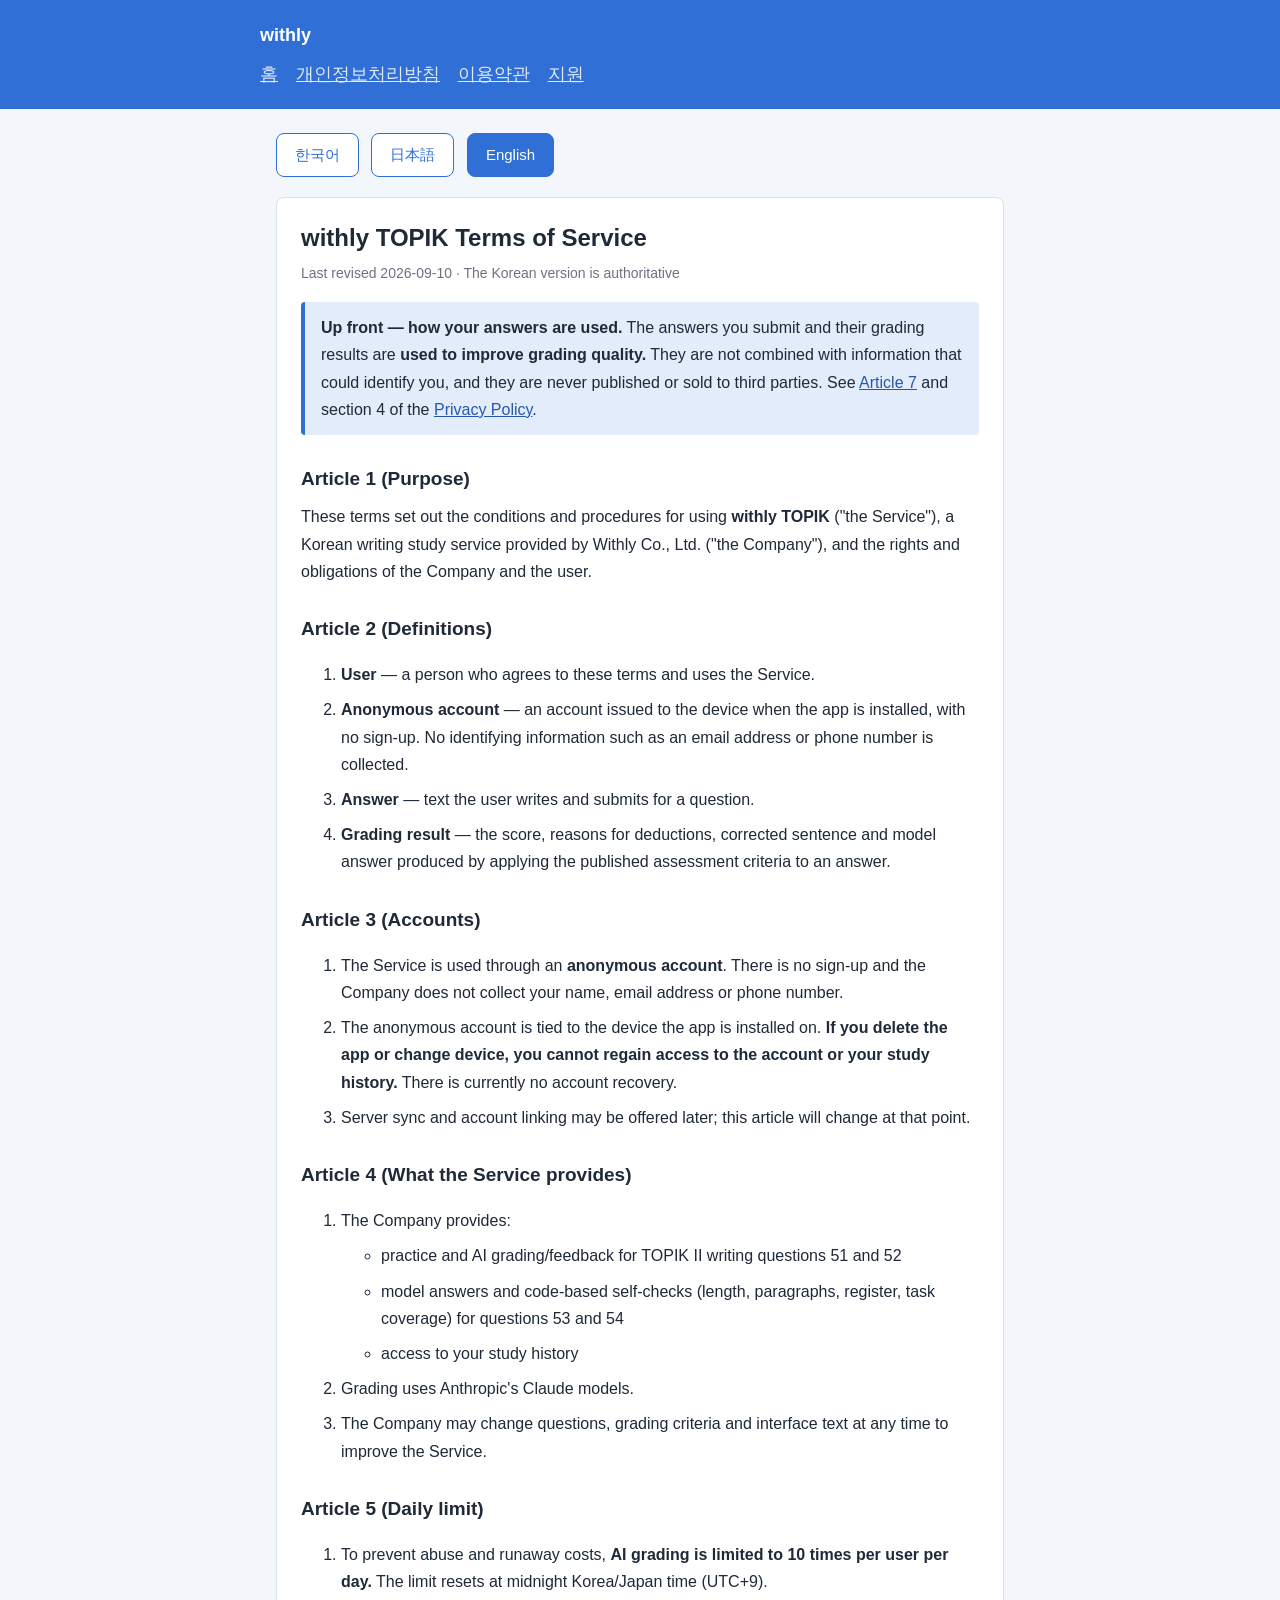
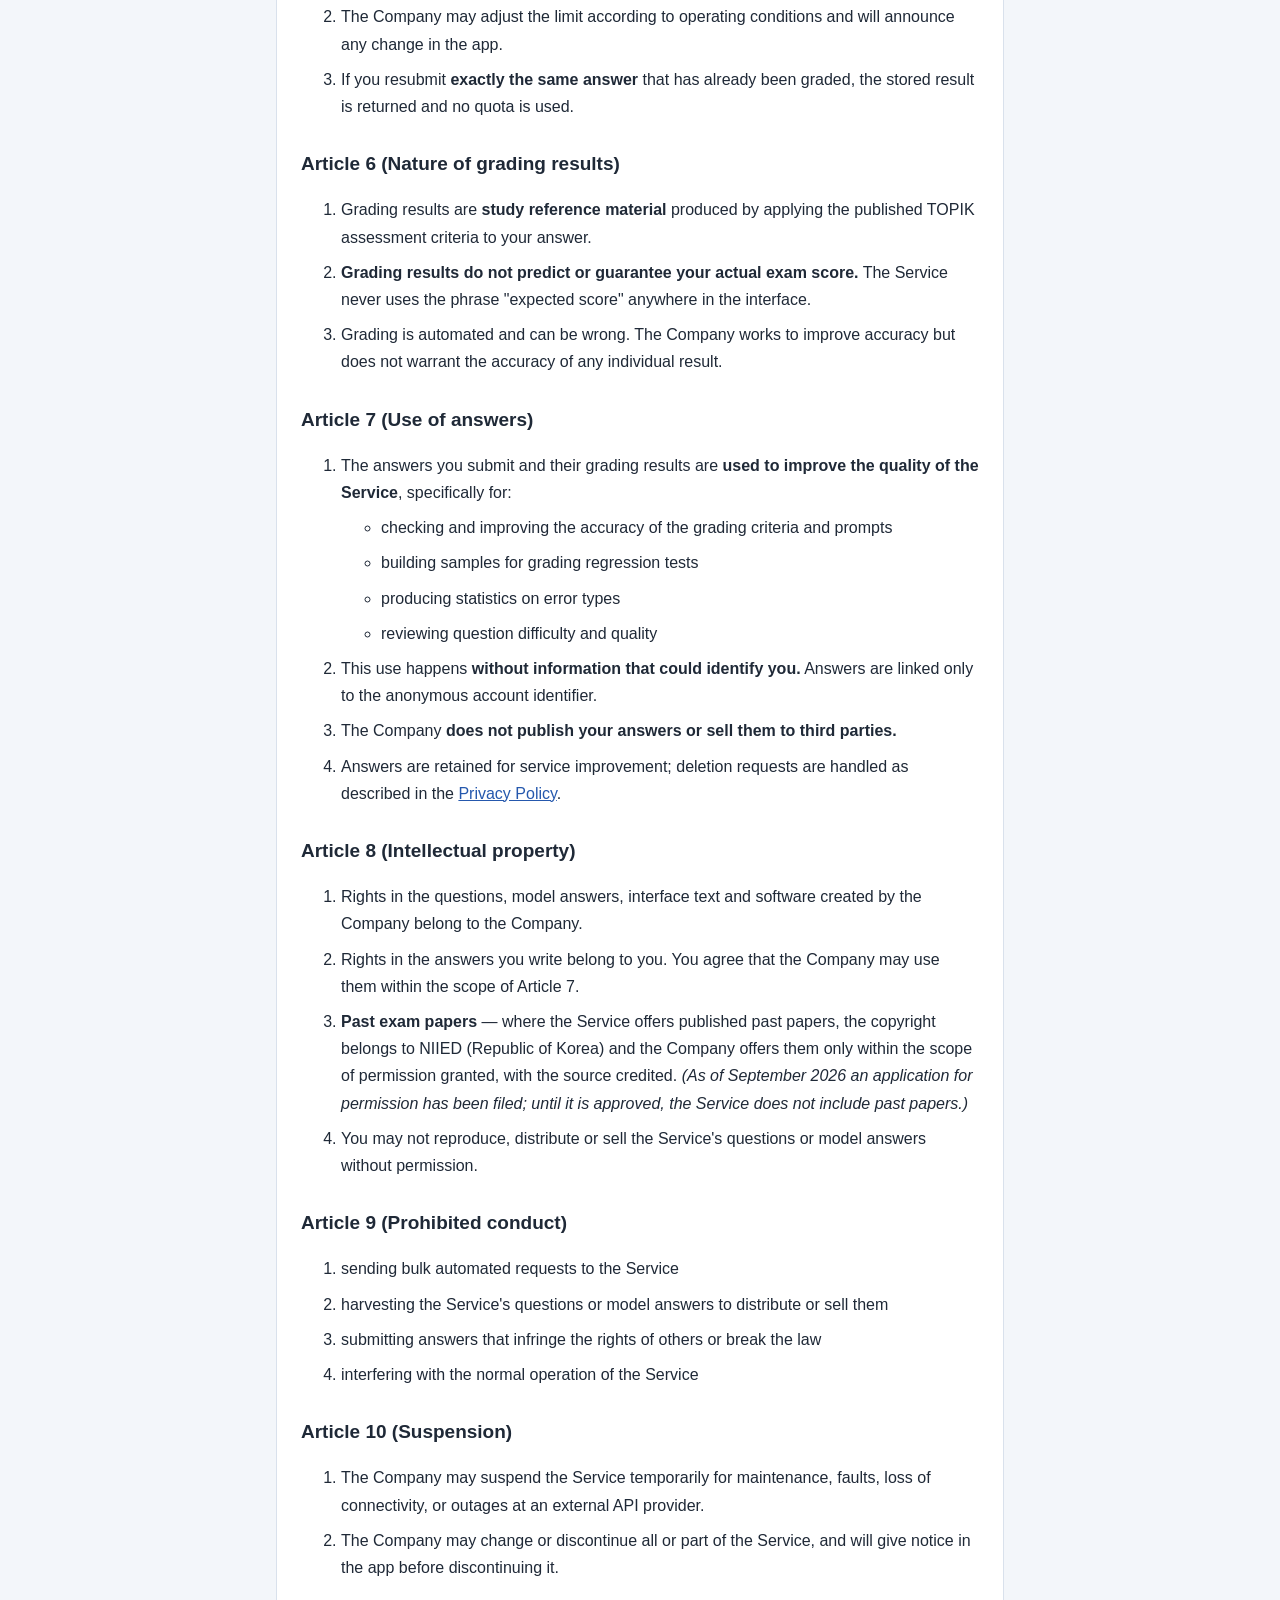
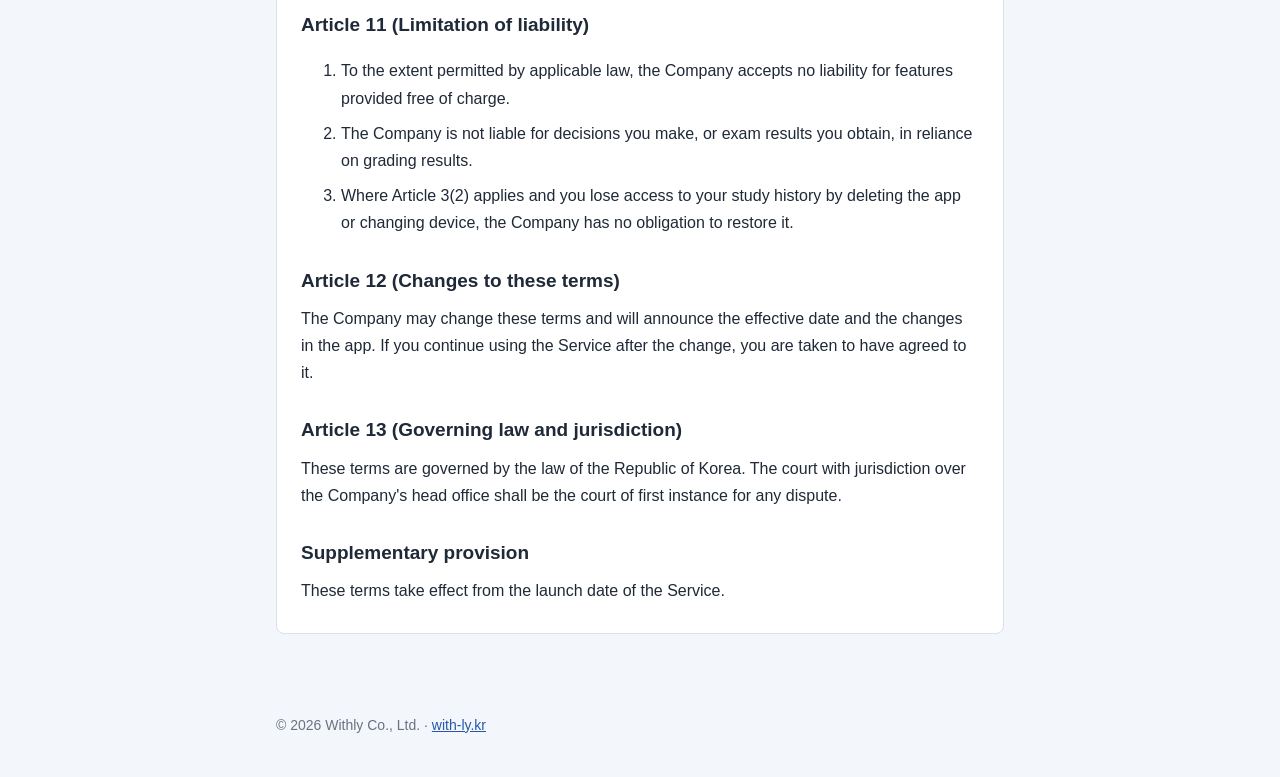
<file: terms.html>
<!DOCTYPE html>
<html lang="ko">
<head>
<meta charset="utf-8">
<meta name="viewport" content="width=device-width, initial-scale=1">
<title>이용약관 — 주식회사 위슬리</title>
<meta name="description" content="withly TOPIK 이용약관 — 익명 계정, 일일 채점 한도, 채점 결과의 성격, 답안 활용.">
<meta property="og:title" content="이용약관 — 주식회사 위슬리">
<link rel="icon" href="favicon.svg" type="image/svg+xml">
<link rel="stylesheet" href="style.css">
</head>
<body>
<header><div class="wrap">
  <a href="./">withly</a>
  <nav>
    <a href="./">홈</a>
    <a href="privacy.html">개인정보처리방침</a>
    <a href="terms.html">이용약관</a>
    <a href="support.html">지원</a>
  </nav>
</div></header>
<main>
<div class="langs">
  <button type="button" data-lang="ko" aria-selected="true">한국어</button>
  <button type="button" data-lang="ja" aria-selected="false">日本語</button>
  <button type="button" data-lang="en" aria-selected="false">English</button>
</div>

<!-- ───────────────────────── 한국어 (정본) ───────────────────────── -->
<section data-lang="ko" lang="ko"><div class="card">
<h1>withly TOPIK 이용약관</h1>
<p class="revised">최종 개정 2026-09-10</p>
<div class="notice"><strong>먼저 알려 드립니다 — 답안의 활용.</strong> 이용자가 제출한 답안과 그 채점 결과는
<strong>채점 품질 개선에 활용됩니다.</strong> 개인을 식별할 수 있는 정보와 결합하지 않으며, 외부에 공개하거나
제3자에게 판매하지 않습니다. 자세한 내용은 <a href="#art7-ko">제7조</a>와
<a href="privacy.html">개인정보처리방침</a> 4항에 있습니다.</div>

<h2>제1조 (목적)</h2>
<p>이 약관은 주식회사 위슬리(이하 "회사")가 제공하는 한국어 쓰기 학습 서비스 <strong>withly TOPIK</strong>(이하 "서비스")의 이용 조건과 절차, 회사와 이용자의 권리·의무를 정합니다.</p>

<h2>제2조 (용어)</h2>
<ol>
  <li><strong>이용자</strong> — 이 약관에 동의하고 서비스를 이용하는 사람.</li>
  <li><strong>익명 계정</strong> — 별도의 가입 절차 없이 앱 설치 시 기기에 발급되는 계정. 이메일·전화번호 등 개인을 식별하는 정보를 받지 않습니다.</li>
  <li><strong>답안</strong> — 이용자가 문항에 대해 작성해 제출한 글.</li>
  <li><strong>채점 결과</strong> — 답안에 공식 평가 기준을 적용해 산출한 점수·감점 근거·교정문·모범답안.</li>
</ol>

<h2>제3조 (계정)</h2>
<ol>
  <li>서비스는 <strong>익명 계정</strong>으로 이용합니다. 이용자는 회원가입을 하지 않으며 회사는 이름·이메일·전화번호를 수집하지 않습니다.</li>
  <li>익명 계정은 앱을 설치한 기기에 묶입니다. <strong>앱을 삭제하거나 기기를 바꾸면 계정과 학습 기록에 다시 접근할 수 없습니다.</strong> 현재 서비스에는 계정 복구 수단이 없습니다.</li>
  <li>서버 동기화와 계정 연결은 추후 제공될 수 있으며, 그 시점에 이 조항은 변경됩니다.</li>
</ol>

<h2>제4조 (서비스 내용)</h2>
<ol>
  <li>회사는 다음을 제공합니다.
    <ul>
      <li>TOPIK II 쓰기 51·52번 문항 풀이와 AI 채점·첨삭</li>
      <li>TOPIK II 쓰기 53·54번 모범답안과 코드 자가점검(분량·문단·문체·과제 반영)</li>
      <li>학습 기록 조회</li>
    </ul>
  </li>
  <li>채점에는 Anthropic의 Claude 모델을 사용합니다.</li>
  <li>회사는 문항·채점 기준·화면 문구를 서비스 개선을 위해 수시로 변경할 수 있습니다.</li>
</ol>

<h2>제5조 (이용 제한 — 일일 한도)</h2>
<ol>
  <li>남용과 비용 초과를 막기 위해 <strong>AI 채점은 이용자당 하루 10회로 제한</strong>합니다. 한도는 매일 한국·일본 시간(UTC+9) 기준 0시에 초기화됩니다.</li>
  <li>회사는 서비스 운영 상황에 따라 한도를 조정할 수 있으며, 변경 시 앱 안에서 알립니다.</li>
  <li>이미 채점한 것과 <strong>똑같은 답안을 다시 제출하면 저장된 결과를 돌려주며 한도를 소모하지 않습니다.</strong></li>
</ol>

<h2>제6조 (채점 결과의 성격)</h2>
<ol>
  <li>채점 결과는 공개된 TOPIK 평가 기준을 이용자의 답안에 적용한 <strong>학습용 참고 자료</strong>입니다.</li>
  <li><strong>채점 결과는 실제 시험 점수를 예측하거나 보장하지 않습니다.</strong> 서비스는 어떤 화면에서도 "예상 점수"라는 표현을 쓰지 않습니다.</li>
  <li>채점은 자동화된 판정이므로 오류가 있을 수 있습니다. 회사는 정확도를 높이기 위해 노력하지만 개별 채점 결과의 정확성을 보증하지 않습니다.</li>
</ol>

<h2 id="art7-ko">제7조 (답안의 활용)</h2>
<ol>
  <li>이용자가 제출한 답안과 그 채점 결과는 <strong>서비스 품질 개선에 활용됩니다.</strong> 구체적으로 다음 용도입니다.
    <ul>
      <li>채점 기준과 프롬프트의 정확도 점검 및 개선</li>
      <li>채점 회귀 테스트용 표본 구성</li>
      <li>오류 유형 통계 산출</li>
      <li>문항 난이도·품질 검토</li>
    </ul>
  </li>
  <li>위 활용은 <strong>개인을 식별할 수 있는 정보 없이</strong> 이루어집니다. 답안은 익명 계정 식별자와만 연결됩니다.</li>
  <li>회사는 이용자의 답안을 <strong>외부에 공개하거나 제3자에게 판매하지 않습니다.</strong></li>
  <li>답안은 서비스 개선을 위해 보관되며, 개별 답안의 삭제 요청 처리 절차는 <a href="privacy.html">개인정보처리방침</a>에 따릅니다.</li>
</ol>

<h2>제8조 (지식재산권)</h2>
<ol>
  <li>서비스가 제공하는 자체 출제 문항·모범답안·화면 문구·프로그램에 대한 권리는 회사에 있습니다.</li>
  <li>이용자가 작성한 답안에 대한 권리는 이용자에게 있습니다. 이용자는 제7조의 범위에서 회사가 답안을 이용하는 것에 동의합니다.</li>
  <li><strong>기출문제</strong> — 서비스가 공개 기출문제를 제공하는 경우, 해당 저작권은 국립국제교육원(NIIED)에 있으며 회사는 승인받은 범위에서만 이를 제공합니다. 해당 콘텐츠에는 출처를 표시합니다. <em>(2026년 9월 현재 기출문제 이용 허락 신청이 접수된 상태이며, 승인 전까지 서비스에 기출문제를 제공하지 않습니다.)</em></li>
  <li>이용자는 서비스의 문항·모범답안을 무단으로 복제·배포·판매할 수 없습니다.</li>
</ol>

<h2>제9조 (금지 행위)</h2>
<ol>
  <li>자동화된 수단으로 서비스에 대량 요청을 보내는 행위</li>
  <li>서비스의 문항·모범답안을 수집해 외부에 배포하거나 판매하는 행위</li>
  <li>타인의 권리를 침해하거나 법령을 위반하는 내용을 답안으로 제출하는 행위</li>
  <li>서비스의 정상적인 운영을 방해하는 행위</li>
</ol>

<h2>제10조 (서비스의 중단)</h2>
<ol>
  <li>회사는 시스템 점검·고장·통신 두절, 외부 API 제공자의 장애 등이 있을 때 서비스 제공을 일시 중단할 수 있습니다.</li>
  <li>회사는 서비스의 전부 또는 일부를 변경하거나 종료할 수 있으며, 종료 시 앱 안에서 사전에 알립니다.</li>
</ol>

<h2>제11조 (책임의 한계)</h2>
<ol>
  <li>회사는 무료로 제공되는 기능에 대해 관련 법령이 허용하는 범위에서 책임을 지지 않습니다.</li>
  <li>회사는 채점 결과를 신뢰해 이용자가 내린 판단이나 시험 결과에 대해 책임을 지지 않습니다.</li>
  <li>제3조 제2항에 따라 앱 삭제·기기 변경으로 학습 기록에 접근할 수 없게 된 경우, 회사는 이를 복구할 의무를 지지 않습니다.</li>
</ol>

<h2>제12조 (약관의 변경)</h2>
<p>회사는 이 약관을 변경할 수 있으며, 변경 시 시행일과 변경 내용을 앱 안에서 알립니다. 이용자가 변경 후에도 서비스를 계속 이용하면 변경에 동의한 것으로 봅니다.</p>

<h2>제13조 (준거법과 관할)</h2>
<p>이 약관은 대한민국 법을 따르며, 분쟁은 회사 본점 소재지를 관할하는 법원을 제1심 관할 법원으로 합니다.</p>

<h2>부칙</h2>
<p>이 약관은 서비스 출시일부터 시행합니다.</p>
</div></section>

<!-- ───────────────────────── 日本語 (訳・校正前) ───────────────────────── -->
<section data-lang="ja" lang="ja" hidden><div class="card">
<h1>withly TOPIK 利用規約</h1>
<p class="revised">最終改定 2026-09-10 · 韓国語版が正本です</p>
<div class="notice"><strong>はじめにお知らせします — 答案の利用。</strong>ご提出いただいた答案とその採点結果は
<strong>採点品質の改善に利用します。</strong>個人を特定できる情報と結合することはなく、外部に公開したり
第三者に販売したりしません。詳しくは<a href="#art7-ja">第7条</a>と<a href="privacy.html">プライバシーポリシー</a>第4項をご覧ください。</div>

<h2>第1条(目的)</h2>
<p>本規約は、株式会社ウィズリー(以下「当社」)が提供する韓国語作文学習サービス<strong>withly TOPIK</strong>(以下「本サービス」)の利用条件と手続、当社と利用者の権利・義務を定めます。</p>

<h2>第2条(用語)</h2>
<ol>
  <li><strong>利用者</strong> — 本規約に同意して本サービスを利用する方。</li>
  <li><strong>匿名アカウント</strong> — 登録手続なしに、アプリのインストール時に端末へ発行されるアカウント。メールアドレス・電話番号など個人を特定する情報は取得しません。</li>
  <li><strong>答案</strong> — 利用者が問題に対して書いて提出した文章。</li>
  <li><strong>採点結果</strong> — 答案に公開された評価基準を適用して算出した点数・減点理由・添削文・模範解答。</li>
</ol>

<h2>第3条(アカウント)</h2>
<ol>
  <li>本サービスは<strong>匿名アカウント</strong>でご利用いただきます。会員登録はなく、当社は氏名・メールアドレス・電話番号を取得しません。</li>
  <li>匿名アカウントはアプリをインストールした端末に紐づきます。<strong>アプリを削除したり端末を変更したりすると、アカウントと学習記録に再びアクセスすることはできません。</strong>現在、アカウントを復旧する手段はありません。</li>
  <li>サーバー同期とアカウント連携は今後提供される場合があり、その時点で本条は変更されます。</li>
</ol>

<h2>第4条(サービスの内容)</h2>
<ol>
  <li>当社は次を提供します。
    <ul>
      <li>TOPIK II 作文 51・52番の問題演習とAI採点・添削</li>
      <li>TOPIK II 作文 53・54番の模範解答とコードによる自己点検(字数・段落・文体・課題の反映)</li>
      <li>学習記録の閲覧</li>
    </ul>
  </li>
  <li>採点にはAnthropicのClaudeモデルを使用します。</li>
  <li>当社はサービス改善のため、問題・採点基準・画面の文言を随時変更することがあります。</li>
</ol>

<h2>第5条(利用制限 — 1日の上限)</h2>
<ol>
  <li>濫用と費用超過を防ぐため、<strong>AI採点は利用者ごとに1日10回まで</strong>とします。上限は毎日、韓国・日本時間(UTC+9)の0時にリセットされます。</li>
  <li>当社は運営状況に応じて上限を調整することがあり、変更する場合はアプリ内でお知らせします。</li>
  <li>すでに採点した答案と<strong>まったく同じ答案を再提出した場合は、保存済みの結果を返し、上限を消費しません。</strong></li>
</ol>

<h2>第6条(採点結果の性質)</h2>
<ol>
  <li>採点結果は、公開されたTOPIKの評価基準を利用者の答案に適用した<strong>学習用の参考資料</strong>です。</li>
  <li><strong>採点結果は実際の試験の点数を予測したり保証したりするものではありません。</strong>本サービスはいかなる画面でも「予想スコア」という表現を使いません。</li>
  <li>採点は自動判定であるため誤りが生じ得ます。当社は精度の向上に努めますが、個々の採点結果の正確性を保証しません。</li>
</ol>

<h2 id="art7-ja">第7条(答案の利用)</h2>
<ol>
  <li>ご提出いただいた答案とその採点結果は、<strong>サービス品質の改善に利用します。</strong>具体的には次の用途です。
    <ul>
      <li>採点基準とプロンプトの精度点検および改善</li>
      <li>採点リグレッションテスト用サンプルの構成</li>
      <li>誤りの種類の統計の作成</li>
      <li>問題の難易度・品質の検討</li>
    </ul>
  </li>
  <li>上記の利用は<strong>個人を特定できる情報なしに</strong>行われます。答案は匿名アカウント識別子とのみ紐づきます。</li>
  <li>当社は利用者の答案を<strong>外部に公開したり第三者に販売したりしません。</strong></li>
  <li>答案はサービス改善のため保管され、個々の答案の削除請求の手続は<a href="privacy.html">プライバシーポリシー</a>に従います。</li>
</ol>

<h2>第8条(知的財産権)</h2>
<ol>
  <li>本サービスが提供する自社作成の問題・模範解答・画面の文言・プログラムに関する権利は当社に帰属します。</li>
  <li>利用者が書いた答案に関する権利は利用者に帰属します。利用者は、第7条の範囲で当社が答案を利用することに同意します。</li>
  <li><strong>過去問</strong> — 本サービスが公開された過去問を提供する場合、その著作権は国立国際教育院(NIIED)に帰属し、当社は承認を受けた範囲でのみ提供します。該当コンテンツには出典を表示します。<em>(2026年9月現在、過去問の利用許諾申請を提出した状態であり、承認前は本サービスに過去問を提供しません。)</em></li>
  <li>利用者は本サービスの問題・模範解答を無断で複製・配布・販売することはできません。</li>
</ol>

<h2>第9条(禁止行為)</h2>
<ol>
  <li>自動化された手段で本サービスに大量のリクエストを送る行為</li>
  <li>本サービスの問題・模範解答を収集して外部に配布または販売する行為</li>
  <li>他人の権利を侵害し、または法令に違反する内容を答案として提出する行為</li>
  <li>本サービスの正常な運営を妨げる行為</li>
</ol>

<h2>第10条(サービスの中断)</h2>
<ol>
  <li>当社は、システム点検・故障・通信の途絶、外部APIの提供者の障害などがある場合、サービスの提供を一時的に中断することがあります。</li>
  <li>当社はサービスの全部または一部を変更または終了することがあり、終了の際はアプリ内で事前にお知らせします。</li>
</ol>

<h2>第11条(責任の制限)</h2>
<ol>
  <li>当社は、無償で提供される機能について、関係法令が認める範囲で責任を負いません。</li>
  <li>当社は、採点結果を信頼して利用者が行った判断や試験の結果について責任を負いません。</li>
  <li>第3条第2項により、アプリの削除・端末の変更で学習記録にアクセスできなくなった場合、当社はこれを復旧する義務を負いません。</li>
</ol>

<h2>第12条(規約の変更)</h2>
<p>当社は本規約を変更することがあり、変更の際は施行日と変更内容をアプリ内でお知らせします。変更後も利用者が本サービスの利用を続けた場合、変更に同意したものとみなします。</p>

<h2>第13条(準拠法と管轄)</h2>
<p>本規約は大韓民国法に準拠し、紛争については当社本店所在地を管轄する裁判所を第一審の管轄裁判所とします。</p>

<h2>附則</h2>
<p>本規約はサービスの公開日から施行します。</p>
</div></section>

<!-- ───────────────────────── English (translation) ───────────────────────── -->
<section data-lang="en" lang="en" hidden><div class="card">
<h1>withly TOPIK Terms of Service</h1>
<p class="revised">Last revised 2026-09-10 · The Korean version is authoritative</p>
<div class="notice"><strong>Up front — how your answers are used.</strong> The answers you submit and their grading results are
<strong>used to improve grading quality.</strong> They are not combined with information that could identify you, and they are
never published or sold to third parties. See <a href="#art7-en">Article 7</a> and section 4 of the <a href="privacy.html">Privacy Policy</a>.</div>

<h2>Article 1 (Purpose)</h2>
<p>These terms set out the conditions and procedures for using <strong>withly TOPIK</strong> ("the Service"), a Korean writing study service provided by Withly Co., Ltd. ("the Company"), and the rights and obligations of the Company and the user.</p>

<h2>Article 2 (Definitions)</h2>
<ol>
  <li><strong>User</strong> — a person who agrees to these terms and uses the Service.</li>
  <li><strong>Anonymous account</strong> — an account issued to the device when the app is installed, with no sign-up. No identifying information such as an email address or phone number is collected.</li>
  <li><strong>Answer</strong> — text the user writes and submits for a question.</li>
  <li><strong>Grading result</strong> — the score, reasons for deductions, corrected sentence and model answer produced by applying the published assessment criteria to an answer.</li>
</ol>

<h2>Article 3 (Accounts)</h2>
<ol>
  <li>The Service is used through an <strong>anonymous account</strong>. There is no sign-up and the Company does not collect your name, email address or phone number.</li>
  <li>The anonymous account is tied to the device the app is installed on. <strong>If you delete the app or change device, you cannot regain access to the account or your study history.</strong> There is currently no account recovery.</li>
  <li>Server sync and account linking may be offered later; this article will change at that point.</li>
</ol>

<h2>Article 4 (What the Service provides)</h2>
<ol>
  <li>The Company provides:
    <ul>
      <li>practice and AI grading/feedback for TOPIK II writing questions 51 and 52</li>
      <li>model answers and code-based self-checks (length, paragraphs, register, task coverage) for questions 53 and 54</li>
      <li>access to your study history</li>
    </ul>
  </li>
  <li>Grading uses Anthropic's Claude models.</li>
  <li>The Company may change questions, grading criteria and interface text at any time to improve the Service.</li>
</ol>

<h2>Article 5 (Daily limit)</h2>
<ol>
  <li>To prevent abuse and runaway costs, <strong>AI grading is limited to 10 times per user per day.</strong> The limit resets at midnight Korea/Japan time (UTC+9).</li>
  <li>The Company may adjust the limit according to operating conditions and will announce any change in the app.</li>
  <li>If you resubmit <strong>exactly the same answer</strong> that has already been graded, the stored result is returned and no quota is used.</li>
</ol>

<h2>Article 6 (Nature of grading results)</h2>
<ol>
  <li>Grading results are <strong>study reference material</strong> produced by applying the published TOPIK assessment criteria to your answer.</li>
  <li><strong>Grading results do not predict or guarantee your actual exam score.</strong> The Service never uses the phrase "expected score" anywhere in the interface.</li>
  <li>Grading is automated and can be wrong. The Company works to improve accuracy but does not warrant the accuracy of any individual result.</li>
</ol>

<h2 id="art7-en">Article 7 (Use of answers)</h2>
<ol>
  <li>The answers you submit and their grading results are <strong>used to improve the quality of the Service</strong>, specifically for:
    <ul>
      <li>checking and improving the accuracy of the grading criteria and prompts</li>
      <li>building samples for grading regression tests</li>
      <li>producing statistics on error types</li>
      <li>reviewing question difficulty and quality</li>
    </ul>
  </li>
  <li>This use happens <strong>without information that could identify you.</strong> Answers are linked only to the anonymous account identifier.</li>
  <li>The Company <strong>does not publish your answers or sell them to third parties.</strong></li>
  <li>Answers are retained for service improvement; deletion requests are handled as described in the <a href="privacy.html">Privacy Policy</a>.</li>
</ol>

<h2>Article 8 (Intellectual property)</h2>
<ol>
  <li>Rights in the questions, model answers, interface text and software created by the Company belong to the Company.</li>
  <li>Rights in the answers you write belong to you. You agree that the Company may use them within the scope of Article 7.</li>
  <li><strong>Past exam papers</strong> — where the Service offers published past papers, the copyright belongs to NIIED (Republic of Korea) and the Company offers them only within the scope of permission granted, with the source credited. <em>(As of September 2026 an application for permission has been filed; until it is approved, the Service does not include past papers.)</em></li>
  <li>You may not reproduce, distribute or sell the Service's questions or model answers without permission.</li>
</ol>

<h2>Article 9 (Prohibited conduct)</h2>
<ol>
  <li>sending bulk automated requests to the Service</li>
  <li>harvesting the Service's questions or model answers to distribute or sell them</li>
  <li>submitting answers that infringe the rights of others or break the law</li>
  <li>interfering with the normal operation of the Service</li>
</ol>

<h2>Article 10 (Suspension)</h2>
<ol>
  <li>The Company may suspend the Service temporarily for maintenance, faults, loss of connectivity, or outages at an external API provider.</li>
  <li>The Company may change or discontinue all or part of the Service, and will give notice in the app before discontinuing it.</li>
</ol>

<h2>Article 11 (Limitation of liability)</h2>
<ol>
  <li>To the extent permitted by applicable law, the Company accepts no liability for features provided free of charge.</li>
  <li>The Company is not liable for decisions you make, or exam results you obtain, in reliance on grading results.</li>
  <li>Where Article 3(2) applies and you lose access to your study history by deleting the app or changing device, the Company has no obligation to restore it.</li>
</ol>

<h2>Article 12 (Changes to these terms)</h2>
<p>The Company may change these terms and will announce the effective date and the changes in the app. If you continue using the Service after the change, you are taken to have agreed to it.</p>

<h2>Article 13 (Governing law and jurisdiction)</h2>
<p>These terms are governed by the law of the Republic of Korea. The court with jurisdiction over the Company's head office shall be the court of first instance for any dispute.</p>

<h2>Supplementary provision</h2>
<p>These terms take effect from the launch date of the Service.</p>
</div></section>

<noscript><p>언어 전환에는 자바스크립트가 필요합니다. 위 세 언어가 모두 표시됩니다.</p></noscript>
</main>
<footer>© 2026 Withly Co., Ltd. · <a href="./">with-ly.kr</a></footer>
<script src="lang.js"></script>
</body>
</html>
</file>
<file: style.css>
/* Withly TOPIK 공개 페이지 — 앱 theme.dart의 토큰을 그대로 옮겼다 (파란 헤더·흰 카드·연한 회청 배경). */
:root {
  --primary: #2F6FD6;
  --primary-dark: #2558AD;
  --primary-light: #E3ECFA;
  --bg: #F3F6FA;
  --surface: #FFFFFF;
  --border: #D9E1EC;
  --text: #1F2937;
  --text-secondary: #6B7280;
}
* { box-sizing: border-box; }
body {
  margin: 0;
  background: var(--bg);
  color: var(--text);
  font-family: -apple-system, BlinkMacSystemFont, "Segoe UI", "Noto Sans KR", "Noto Sans JP", sans-serif;
  font-size: 16px;
  line-height: 1.7;
}
header {
  background: var(--primary);
  color: #fff;
  padding: 20px 16px;
}
header .wrap { max-width: 760px; margin: 0 auto; }
header a { color: #fff; text-decoration: none; font-weight: 700; font-size: 18px; }
header nav { margin-top: 8px; font-size: 14px; }
header nav a { font-weight: 400; opacity: .85; margin-right: 14px; text-decoration: underline; }
main { max-width: 760px; margin: 0 auto; padding: 24px 16px 64px; }
.card {
  background: var(--surface);
  border: 1px solid var(--border);
  border-radius: 8px;
  padding: 20px 24px;
  margin-bottom: 16px;
}
h1 { font-size: 24px; margin: 0 0 4px; }
h2 { font-size: 19px; margin: 28px 0 8px; }
h3 { font-size: 16px; margin: 20px 0 6px; }
p, li { margin: 8px 0; }
table { border-collapse: collapse; width: 100%; margin: 12px 0; font-size: 15px; display: block; overflow-x: auto; }
th, td { border: 1px solid var(--border); padding: 8px 10px; text-align: left; vertical-align: top; }
th { background: var(--primary-light); color: var(--primary-dark); white-space: nowrap; }
code { background: var(--primary-light); padding: 1px 5px; border-radius: 4px; font-size: 14px; }
a { color: var(--primary-dark); }
.notice {
  background: var(--primary-light);
  border-left: 4px solid var(--primary);
  padding: 12px 16px;
  border-radius: 4px;
  margin: 16px 0;
}
.langs { margin: 0 0 20px; }
.langs button {
  font: inherit;
  font-size: 15px;
  padding: 8px 18px;
  margin-right: 8px;
  border: 1px solid var(--primary);
  background: var(--surface);
  color: var(--primary);
  border-radius: 8px;
  cursor: pointer;
}
.langs button[aria-selected="true"] { background: var(--primary); color: #fff; }
footer { color: var(--text-secondary); font-size: 14px; max-width: 760px; margin: 0 auto; padding: 0 16px 40px; }

/* ── 홈(회사 소개) ─────────────────────────────── */
.hero { padding: 8px 0 4px; }
.hero h1 { font-size: 26px; margin-bottom: 2px; }
.hero .en-name { color: var(--text-secondary); font-size: 15px; margin: 0 0 12px; }
.hero .lead { font-size: 17px; }
.features { display: grid; grid-template-columns: repeat(3, 1fr); gap: 12px; margin: 12px 0 4px; }
.feature { background: var(--bg); border: 1px solid var(--border); border-radius: 8px; padding: 14px 16px; }
.feature h3 { margin: 0 0 6px; color: var(--primary-dark); }
.feature p { margin: 0; font-size: 15px; }
.info th { width: 7.5em; }
.store { color: var(--text-secondary); }
.stores { display: flex; flex-wrap: wrap; gap: 10px; margin: 4px 0 8px; }
.store-btn { display: inline-block; background: var(--primary); color: #fff; text-decoration: none; font-weight: 700; padding: 10px 20px; border-radius: 8px; }
.store-btn:hover { background: var(--primary-dark); }
.revised { color: var(--text-secondary); font-size: 14px; margin: 0 0 16px; }
footer nav a { margin-right: 14px; }

/* ── 좁은 화면 (380px 폰 기준) ───────────────────── */
@media (max-width: 600px) {
  body { font-size: 15px; }
  main { padding: 16px 12px 48px; }
  .card { padding: 16px; }
  h1, .hero h1 { font-size: 21px; }
  h2 { font-size: 17px; }
  .features { grid-template-columns: 1fr; }
  header nav a { display: inline-block; margin: 4px 12px 0 0; }
  .langs button { padding: 8px 12px; margin: 0 6px 6px 0; }
  table { font-size: 14px; }
  th { white-space: normal; }
  .info th { width: auto; }
}
</file>
